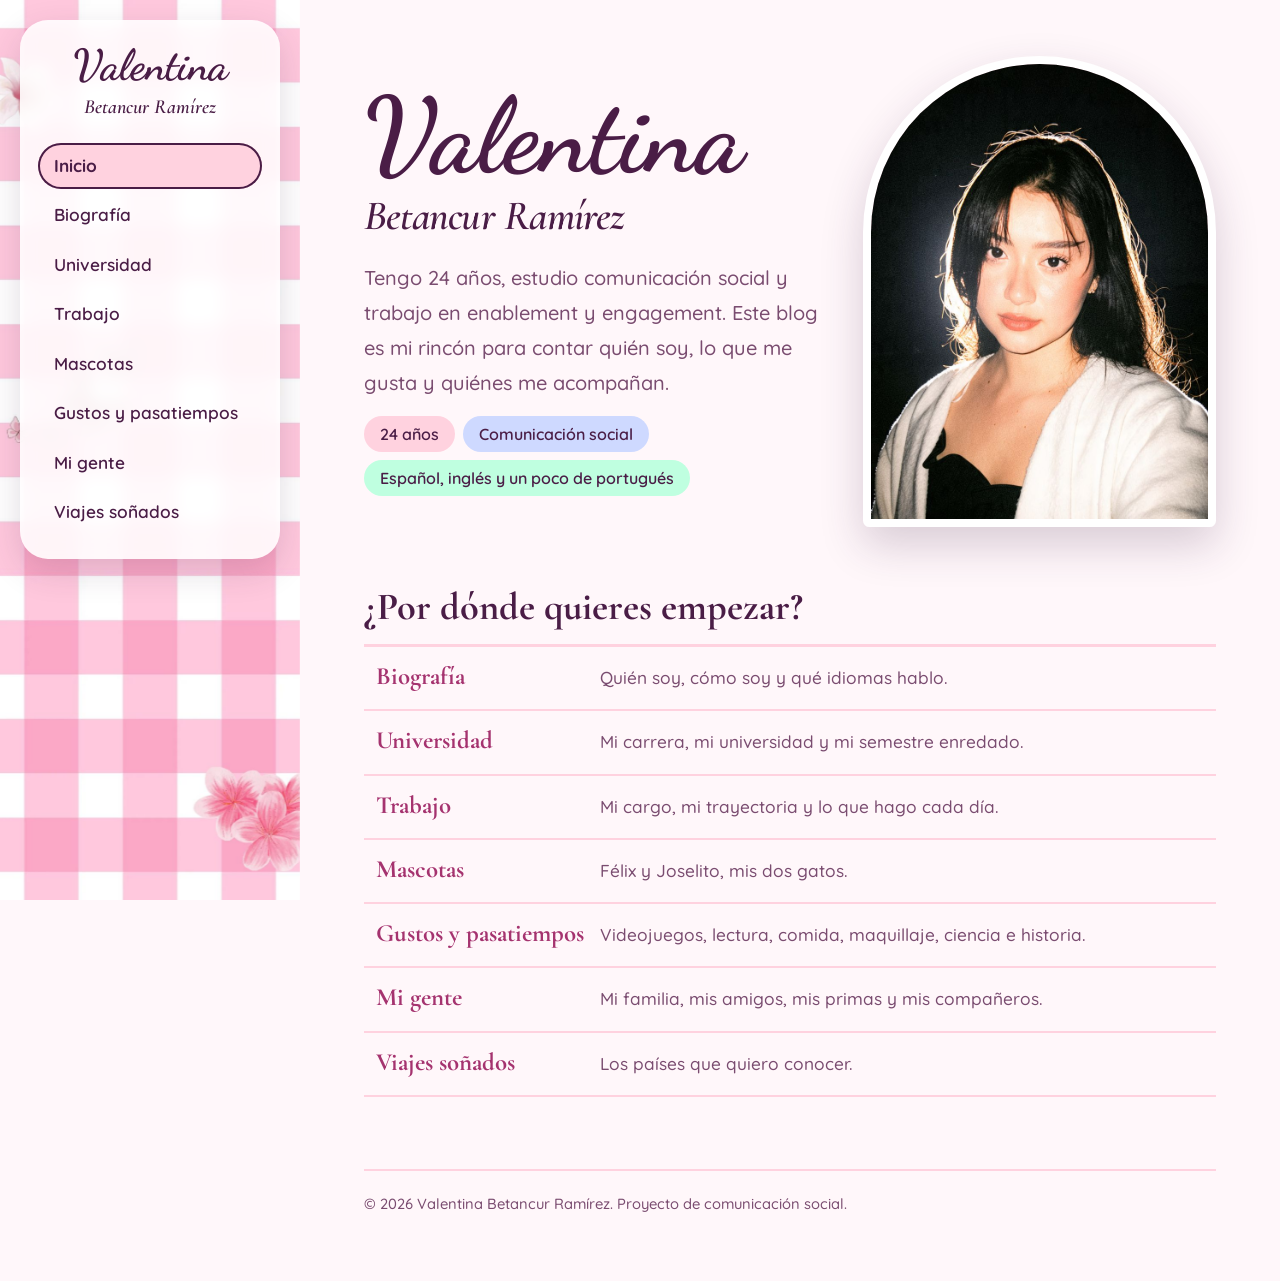
<file: index.html>
<!DOCTYPE html>
<html lang="es">
<head>
  <meta charset="UTF-8">
  <meta name="viewport" content="width=device-width, initial-scale=1">
  <meta name="description" content="Blog personal de Valentina Betancur Ramírez: quién soy, lo que hago, lo que me gusta y quiénes me acompañan.">
  <title>Inicio · Valentina Betancur Ramírez</title>
  <link rel="preconnect" href="https://fonts.googleapis.com">
  <link rel="preconnect" href="https://fonts.gstatic.com" crossorigin>
  <link href="https://fonts.googleapis.com/css2?family=Cormorant+Garamond:ital,wght@0,500;0,600;0,700;1,500;1,600&family=Dancing+Script:wght@600;700&family=Quicksand:wght@500;600;700&display=swap" rel="stylesheet">
  <link rel="stylesheet" href="estilos.css">
</head>
<body class="tema-rosa">
<div class="estructura">

  <header class="lateral">
    <div class="tarjeta-menu">
      <a class="marca" href="index.html">
        <span class="marca-nombre">Valentina</span>
        <span class="marca-apellidos">Betancur Ramírez</span>
      </a>
      <nav class="menu" aria-label="Menú principal">
        <ul>
          <li><a href="index.html" aria-current="page">Inicio</a></li>
          <li><a href="biografia.html">Biografía</a></li>
          <li><a href="universidad.html">Universidad</a></li>
          <li><a href="trabajo.html">Trabajo</a></li>
          <li><a href="mascotas.html">Mascotas</a></li>
          <li><a href="gustos.html">Gustos y pasatiempos</a></li>
          <li><a href="mi-gente.html">Mi gente</a></li>
          <li><a href="viajes.html">Viajes soñados</a></li>
        </ul>
      </nav>
    </div>
  </header>

  <main>

    <section class="portada">
      <div>
        <h1><span class="hero-nombre">Valentina</span><span class="hero-apellidos">Betancur Ramírez</span></h1>
        <p class="bajada">Tengo 24 años, estudio comunicación social y trabajo en enablement y engagement. Este blog es mi rincón para contar quién soy, lo que me gusta y quiénes me acompañan.</p>
        <ul class="chips">
          <li>24 años</li>
          <li>Comunicación social</li>
          <li>Español, inglés y un poco de portugués</li>
        </ul>
      </div>
      <figure class="arco"><img src="img/valentina-portada.jpg" alt="Retrato de Valentina con luz de contraluz y un cárdigan claro" width="787" height="1400" loading="eager" decoding="async"></figure>
    </section>

    <section class="seccion">
      <h2>¿Por dónde quieres empezar?</h2>
      <ul class="explorar">
        <li><a href="biografia.html"><strong>Biografía</strong><span>Quién soy, cómo soy y qué idiomas hablo.</span></a></li>
        <li><a href="universidad.html"><strong>Universidad</strong><span>Mi carrera, mi universidad y mi semestre enredado.</span></a></li>
        <li><a href="trabajo.html"><strong>Trabajo</strong><span>Mi cargo, mi trayectoria y lo que hago cada día.</span></a></li>
        <li><a href="mascotas.html"><strong>Mascotas</strong><span>Félix y Joselito, mis dos gatos.</span></a></li>
        <li><a href="gustos.html"><strong>Gustos y pasatiempos</strong><span>Videojuegos, lectura, comida, maquillaje, ciencia e historia.</span></a></li>
        <li><a href="mi-gente.html"><strong>Mi gente</strong><span>Mi familia, mis amigos, mis primas y mis compañeros.</span></a></li>
        <li><a href="viajes.html"><strong>Viajes soñados</strong><span>Los países que quiero conocer.</span></a></li>
      </ul>
    </section>

    <footer class="pie">
      <p>© 2026 Valentina Betancur Ramírez. Proyecto de comunicación social.</p>
    </footer>
  </main>

</div>
<script src="visor.js" defer></script>
</body>
</html>
</file>
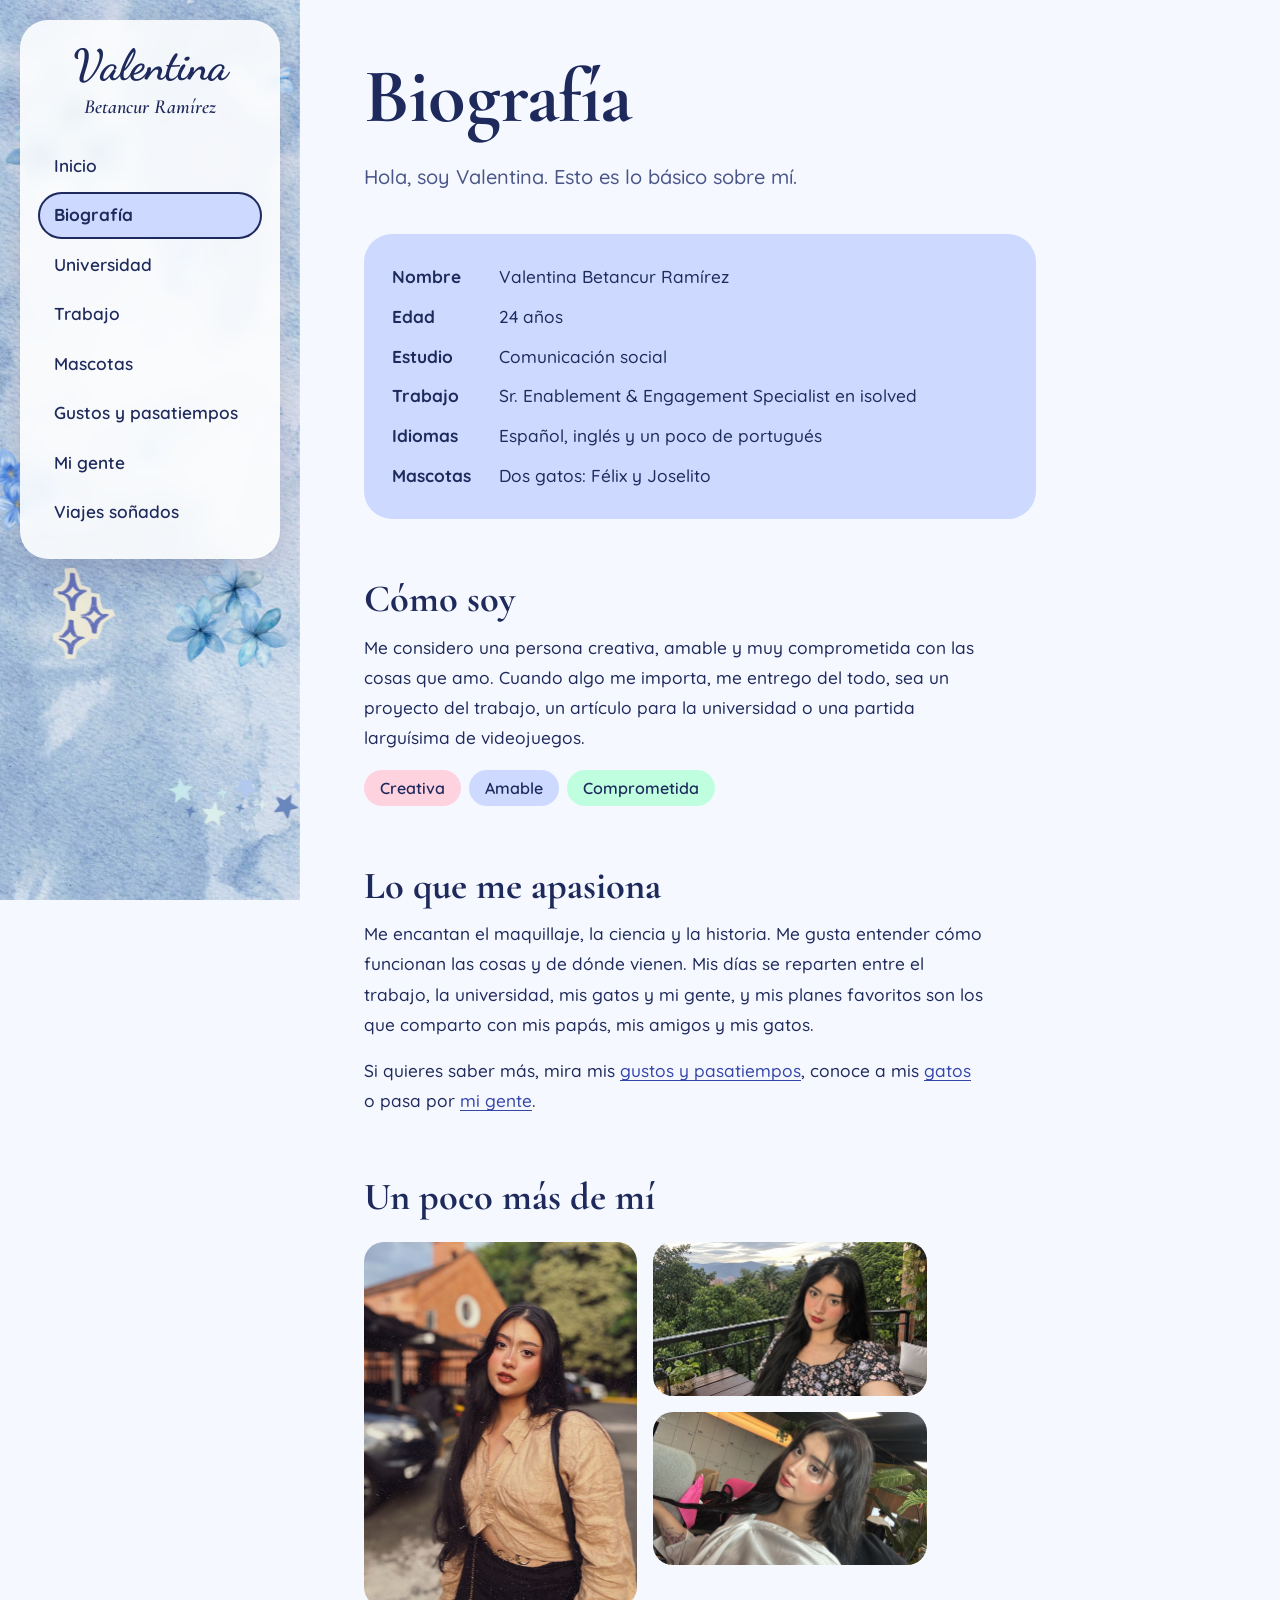
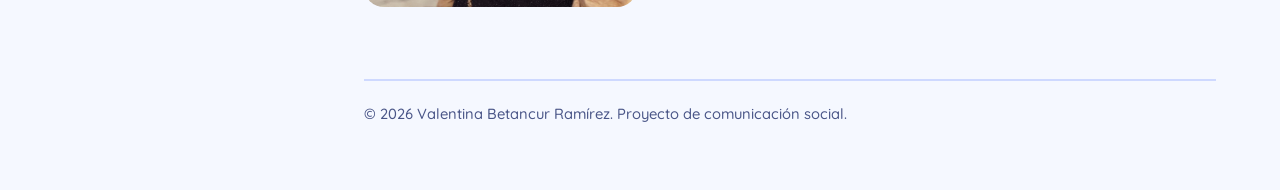
<file: biografia.html>
<!DOCTYPE html>
<html lang="es">
<head>
  <meta charset="UTF-8">
  <meta name="viewport" content="width=device-width, initial-scale=1">
  <meta name="description" content="Biografía de Valentina Betancur Ramírez: datos básicos, personalidad e intereses.">
  <title>Biografía · Valentina Betancur Ramírez</title>
  <link rel="preconnect" href="https://fonts.googleapis.com">
  <link rel="preconnect" href="https://fonts.gstatic.com" crossorigin>
  <link href="https://fonts.googleapis.com/css2?family=Cormorant+Garamond:ital,wght@0,500;0,600;0,700;1,500;1,600&family=Dancing+Script:wght@600;700&family=Quicksand:wght@500;600;700&display=swap" rel="stylesheet">
  <link rel="stylesheet" href="estilos.css">
</head>
<body class="tema-azul">
<div class="estructura">

  <header class="lateral">
    <div class="tarjeta-menu">
      <a class="marca" href="index.html">
        <span class="marca-nombre">Valentina</span>
        <span class="marca-apellidos">Betancur Ramírez</span>
      </a>
      <nav class="menu" aria-label="Menú principal">
        <ul>
          <li><a href="index.html">Inicio</a></li>
          <li><a href="biografia.html" aria-current="page">Biografía</a></li>
          <li><a href="universidad.html">Universidad</a></li>
          <li><a href="trabajo.html">Trabajo</a></li>
          <li><a href="mascotas.html">Mascotas</a></li>
          <li><a href="gustos.html">Gustos y pasatiempos</a></li>
          <li><a href="mi-gente.html">Mi gente</a></li>
          <li><a href="viajes.html">Viajes soñados</a></li>
        </ul>
      </nav>
    </div>
  </header>

  <main>

    <div class="pagina-titulo">
      <h1>Biografía</h1>
      <p class="bajada">Hola, soy Valentina. Esto es lo básico sobre mí.</p>
    </div>

    <dl class="datos">
      <dt>Nombre</dt><dd>Valentina Betancur Ramírez</dd>
      <dt>Edad</dt><dd>24 años</dd>
      <dt>Estudio</dt><dd>Comunicación social</dd>
      <dt>Trabajo</dt><dd>Sr. Enablement &amp; Engagement Specialist en isolved</dd>
      <dt>Idiomas</dt><dd>Español, inglés y un poco de portugués</dd>
      <dt>Mascotas</dt><dd>Dos gatos: Félix y Joselito</dd>
    </dl>

    <section class="seccion">
      <h2>Cómo soy</h2>
      <p class="texto">Me considero una persona creativa, amable y muy comprometida con las cosas que amo. Cuando algo me importa, me entrego del todo, sea un proyecto del trabajo, un artículo para la universidad o una partida larguísima de videojuegos.</p>
        <ul class="chips">
          <li>Creativa</li>
          <li>Amable</li>
          <li>Comprometida</li>
        </ul>
    </section>

    <section class="seccion">
      <h2>Lo que me apasiona</h2>
      <p class="texto">Me encantan el maquillaje, la ciencia y la historia. Me gusta entender cómo funcionan las cosas y de dónde vienen. Mis días se reparten entre el trabajo, la universidad, mis gatos y mi gente, y mis planes favoritos son los que comparto con mis papás, mis amigos y mis gatos.</p>
      <p class="texto">Si quieres saber más, mira mis <a href="gustos.html">gustos y pasatiempos</a>, conoce a mis <a href="mascotas.html">gatos</a> o pasa por <a href="mi-gente.html">mi gente</a>.</p>
    </section>

    <section class="seccion">
      <h2>Un poco más de mí</h2>
      <div class="galeria">
        <figure>
          <button type="button" class="ampliar" aria-label="Ampliar foto"><img src="img/valentina-02.jpg" alt="Valentina de pie en la calle, con una blusa beige y el pelo largo" width="825" height="1100" loading="lazy" decoding="async"></button>
        </figure>
        <figure>
          <button type="button" class="ampliar" aria-label="Ampliar foto"><img src="img/valentina-03.jpg" alt="Valentina en un balcón rodeado de árboles" width="1100" height="618" loading="lazy" decoding="async"></button>
        </figure>
        <figure>
          <button type="button" class="ampliar" aria-label="Ampliar foto"><img src="img/valentina-04.jpg" alt="Valentina sentada en un espacio interior con plantas" width="1100" height="619" loading="lazy" decoding="async"></button>
        </figure>
      </div>
    </section>

    <footer class="pie">
      <p>© 2026 Valentina Betancur Ramírez. Proyecto de comunicación social.</p>
    </footer>
  </main>

</div>
<script src="visor.js" defer></script>
</body>
</html>
</file>
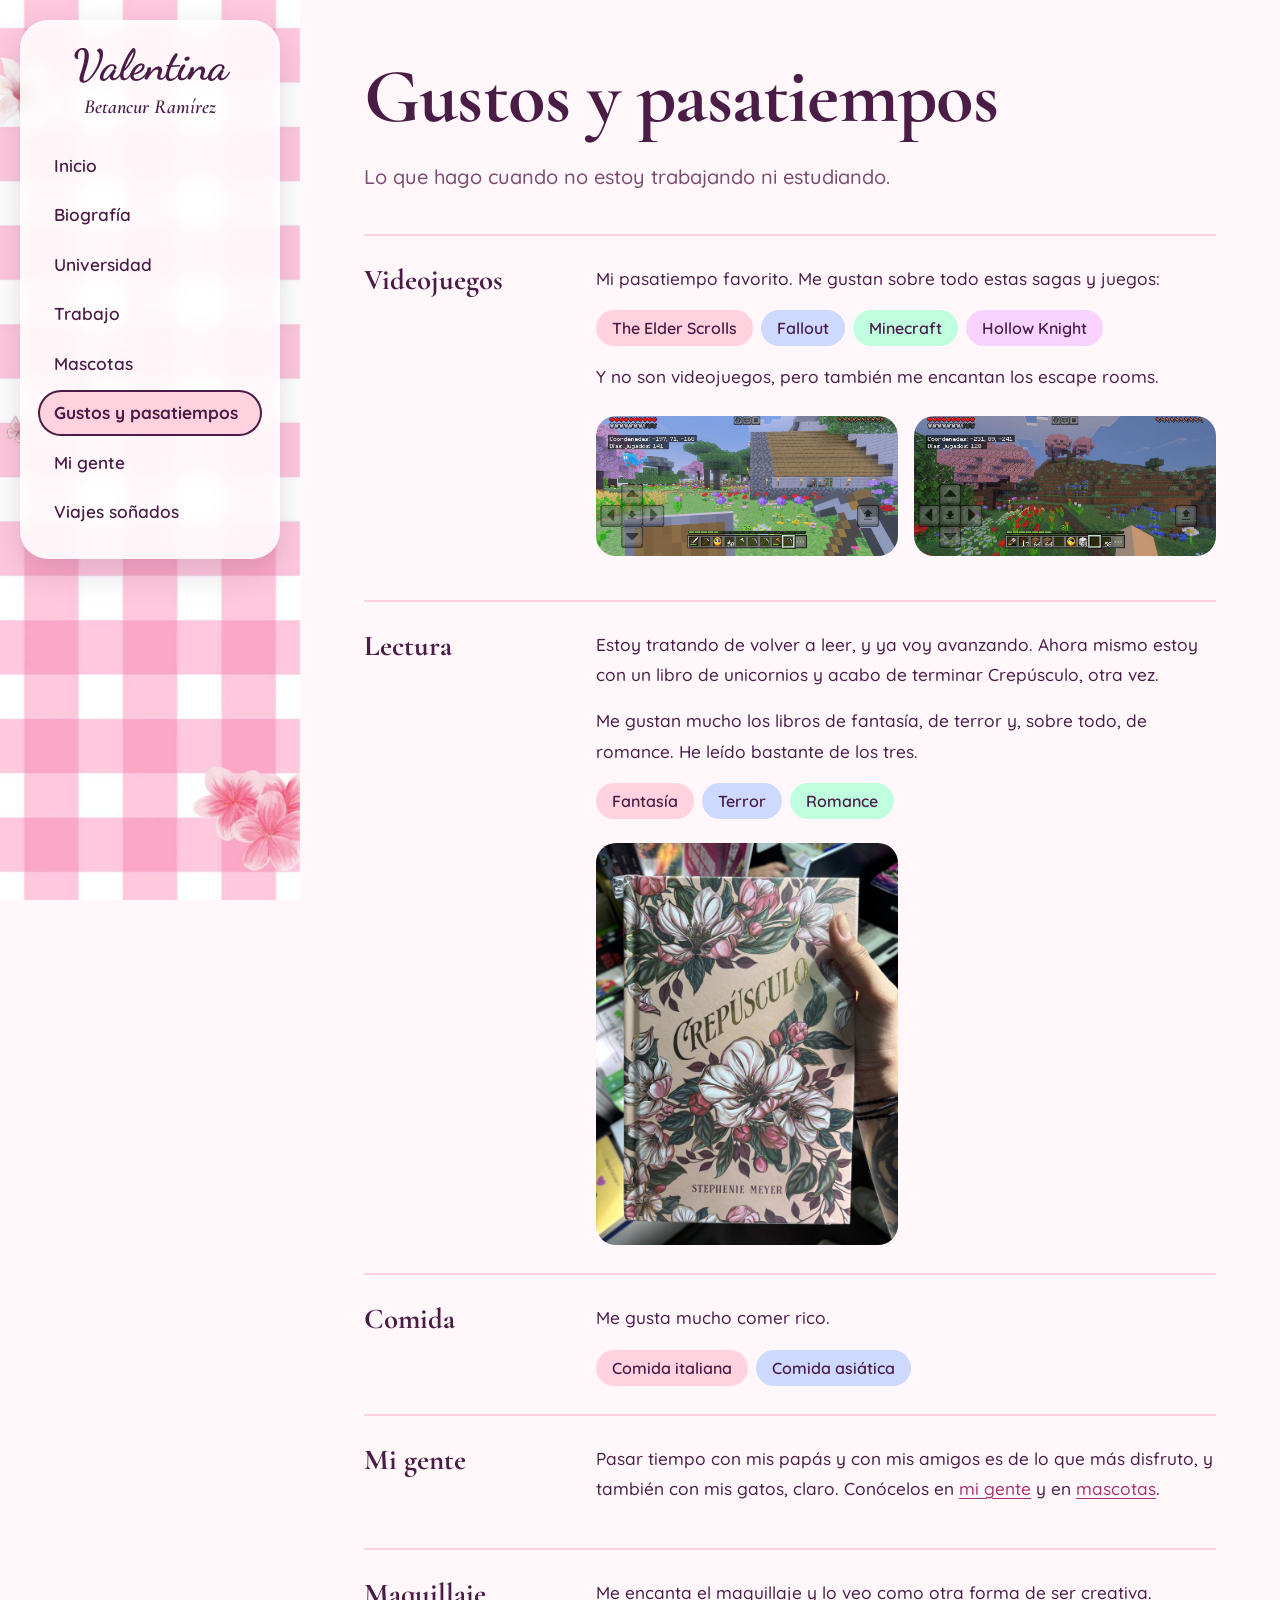
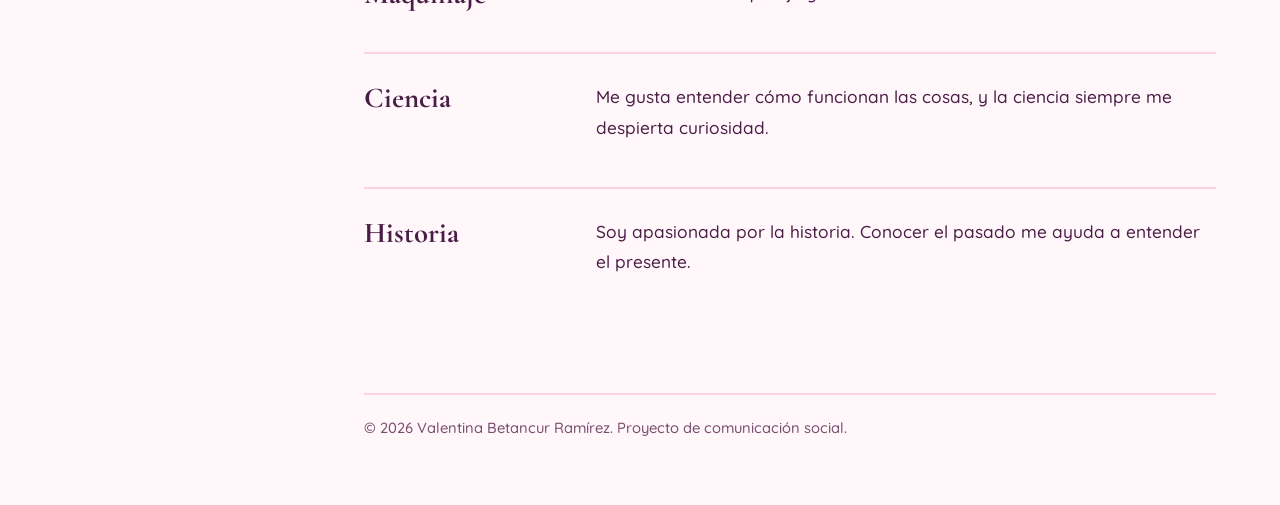
<file: gustos.html>
<!DOCTYPE html>
<html lang="es">
<head>
  <meta charset="UTF-8">
  <meta name="viewport" content="width=device-width, initial-scale=1">
  <meta name="description" content="Videojuegos, lectura, comida, maquillaje, ciencia e historia: lo que me gusta a mí.">
  <title>Gustos y pasatiempos · Valentina Betancur Ramírez</title>
  <link rel="preconnect" href="https://fonts.googleapis.com">
  <link rel="preconnect" href="https://fonts.gstatic.com" crossorigin>
  <link href="https://fonts.googleapis.com/css2?family=Cormorant+Garamond:ital,wght@0,500;0,600;0,700;1,500;1,600&family=Dancing+Script:wght@600;700&family=Quicksand:wght@500;600;700&display=swap" rel="stylesheet">
  <link rel="stylesheet" href="estilos.css">
</head>
<body class="tema-rosa">
<div class="estructura">

  <header class="lateral">
    <div class="tarjeta-menu">
      <a class="marca" href="index.html">
        <span class="marca-nombre">Valentina</span>
        <span class="marca-apellidos">Betancur Ramírez</span>
      </a>
      <nav class="menu" aria-label="Menú principal">
        <ul>
          <li><a href="index.html">Inicio</a></li>
          <li><a href="biografia.html">Biografía</a></li>
          <li><a href="universidad.html">Universidad</a></li>
          <li><a href="trabajo.html">Trabajo</a></li>
          <li><a href="mascotas.html">Mascotas</a></li>
          <li><a href="gustos.html" aria-current="page">Gustos y pasatiempos</a></li>
          <li><a href="mi-gente.html">Mi gente</a></li>
          <li><a href="viajes.html">Viajes soñados</a></li>
        </ul>
      </nav>
    </div>
  </header>

  <main>

    <div class="pagina-titulo">
      <h1>Gustos y pasatiempos</h1>
      <p class="bajada">Lo que hago cuando no estoy trabajando ni estudiando.</p>
    </div>

    <div class="bloque">
      <h2>Videojuegos</h2>
      <div>
        <p>Mi pasatiempo favorito. Me gustan sobre todo estas sagas y juegos:</p>
        <ul class="chips">
          <li>The Elder Scrolls</li>
          <li>Fallout</li>
          <li>Minecraft</li>
          <li>Hollow Knight</li>
        </ul>
        <p style="margin-top: 1rem">Y no son videojuegos, pero también me encantan los escape rooms.</p>
      <div class="galeria galeria--amplia">
        <figure>
          <button type="button" class="ampliar" aria-label="Ampliar foto"><img src="img/minecraft-01.jpg" alt="Captura de pantalla de una partida de Minecraft con flores y un paisaje de colores" width="1200" height="554" loading="lazy" decoding="async"></button>
        </figure>
        <figure>
          <button type="button" class="ampliar" aria-label="Ampliar foto"><img src="img/minecraft-02.jpg" alt="Captura de pantalla de Minecraft con un bosque de cerezos" width="1200" height="554" loading="lazy" decoding="async"></button>
        </figure>
      </div>
      </div>
    </div>

    <div class="bloque">
      <h2>Lectura</h2>
      <div>
        <p>Estoy tratando de volver a leer, y ya voy avanzando. Ahora mismo estoy con un libro de unicornios y acabo de terminar Crepúsculo, otra vez.</p>
        <p>Me gustan mucho los libros de fantasía, de terror y, sobre todo, de romance. He leído bastante de los tres.</p>
        <ul class="chips">
          <li>Fantasía</li>
          <li>Terror</li>
          <li>Romance</li>
        </ul>
      <div class="galeria galeria--amplia">
        <figure>
          <button type="button" class="ampliar" aria-label="Ampliar foto"><img src="img/libro-crepusculo.jpg" alt="Mi ejemplar de Crepúsculo, con una portada de flores" width="750" height="1000" loading="lazy" decoding="async"></button>
        </figure>
      </div>
      </div>
    </div>

    <div class="bloque">
      <h2>Comida</h2>
      <div>
        <p>Me gusta mucho comer rico.</p>
        <ul class="chips">
          <li>Comida italiana</li>
          <li>Comida asiática</li>
        </ul>
      </div>
    </div>

    <div class="bloque">
      <h2>Mi gente</h2>
      <p>Pasar tiempo con mis papás y con mis amigos es de lo que más disfruto, y también con mis gatos, claro. Conócelos en <a href="mi-gente.html">mi gente</a> y en <a href="mascotas.html">mascotas</a>.</p>
    </div>

    <div class="bloque">
      <h2>Maquillaje</h2>
      <p>Me encanta el maquillaje y lo veo como otra forma de ser creativa.</p>
    </div>

    <div class="bloque">
      <h2>Ciencia</h2>
      <p>Me gusta entender cómo funcionan las cosas, y la ciencia siempre me despierta curiosidad.</p>
    </div>

    <div class="bloque">
      <h2>Historia</h2>
      <p>Soy apasionada por la historia. Conocer el pasado me ayuda a entender el presente.</p>
    </div>

    <footer class="pie">
      <p>© 2026 Valentina Betancur Ramírez. Proyecto de comunicación social.</p>
    </footer>
  </main>

</div>
<script src="visor.js" defer></script>
</body>
</html>
</file>
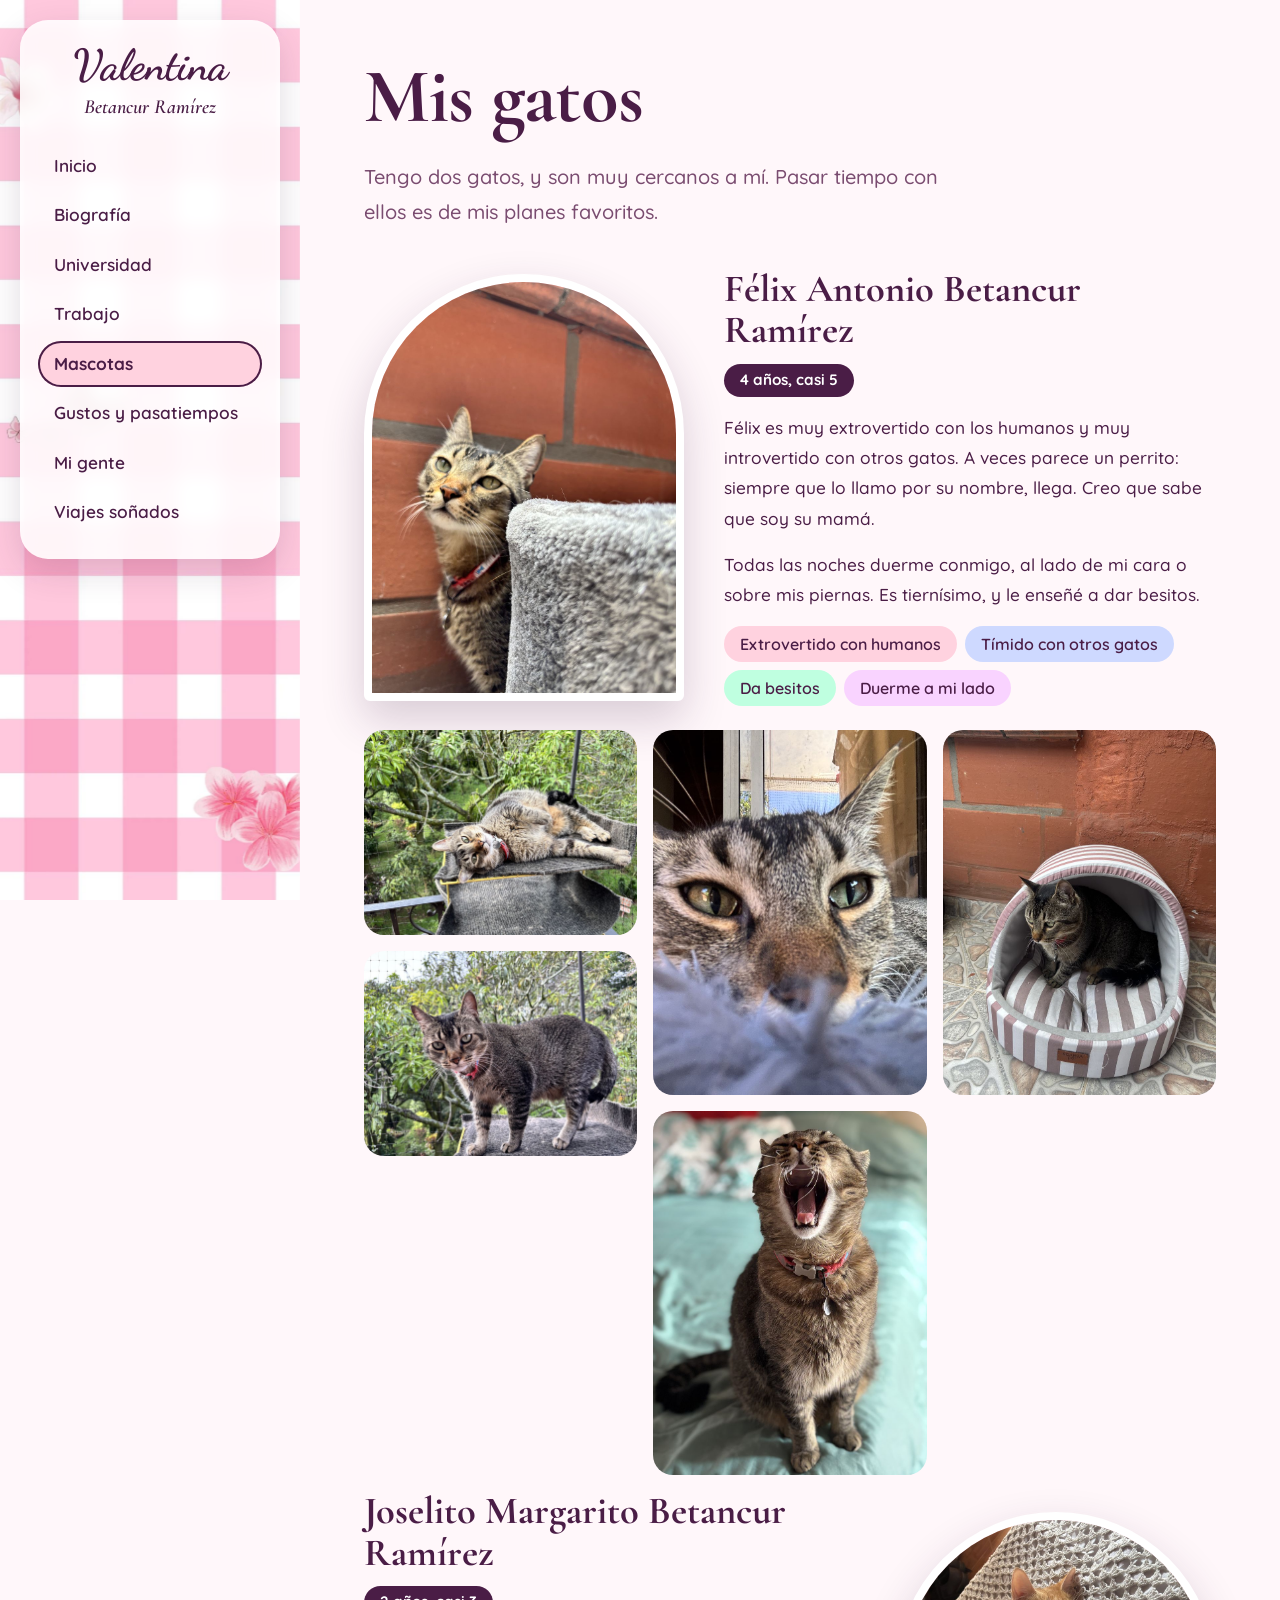
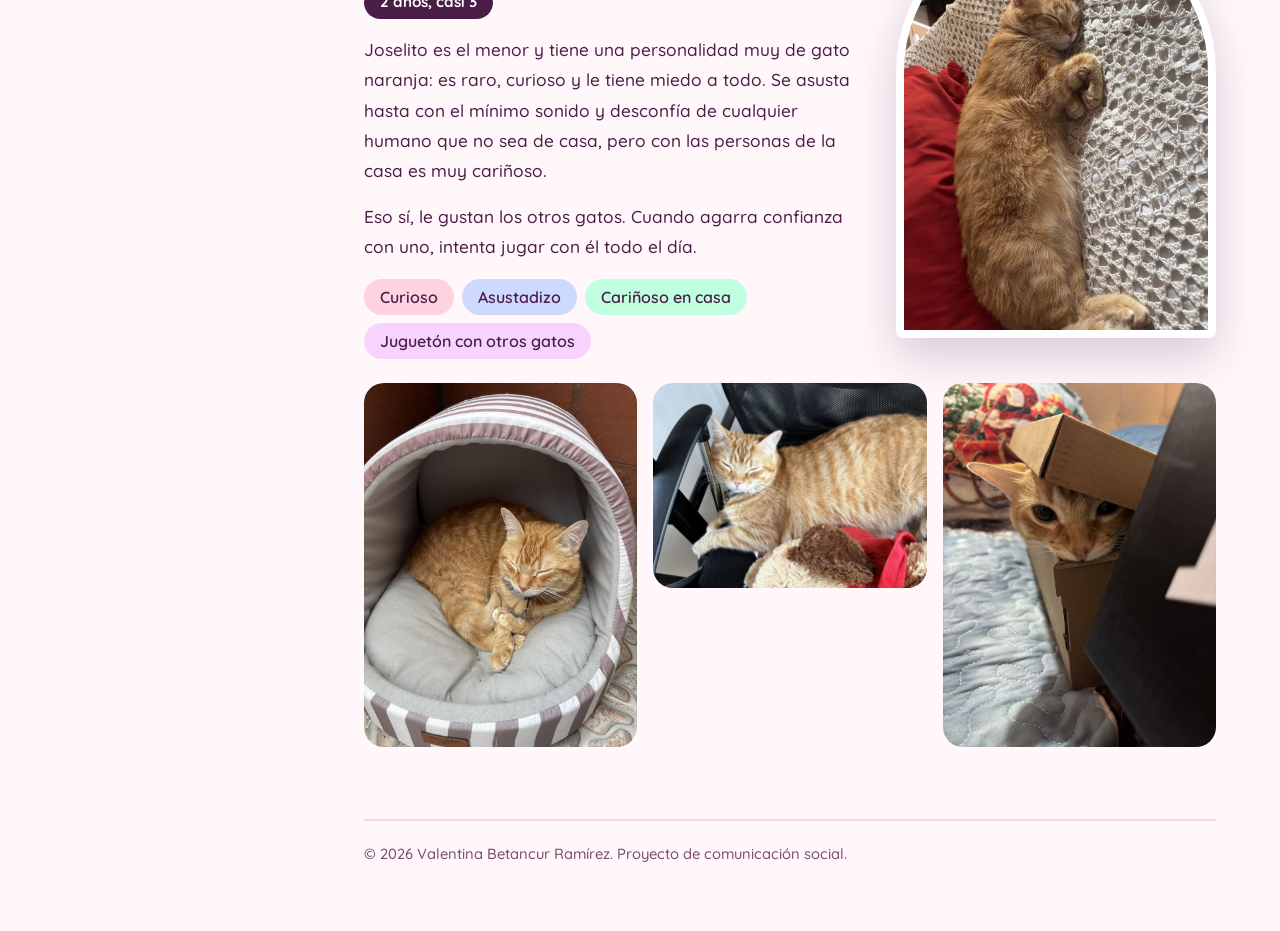
<file: mascotas.html>
<!DOCTYPE html>
<html lang="es">
<head>
  <meta charset="UTF-8">
  <meta name="viewport" content="width=device-width, initial-scale=1">
  <meta name="description" content="Félix y Joselito, los dos gatos de Valentina.">
  <title>Mascotas · Valentina Betancur Ramírez</title>
  <link rel="preconnect" href="https://fonts.googleapis.com">
  <link rel="preconnect" href="https://fonts.gstatic.com" crossorigin>
  <link href="https://fonts.googleapis.com/css2?family=Cormorant+Garamond:ital,wght@0,500;0,600;0,700;1,500;1,600&family=Dancing+Script:wght@600;700&family=Quicksand:wght@500;600;700&display=swap" rel="stylesheet">
  <link rel="stylesheet" href="estilos.css">
</head>
<body class="tema-rosa">
<div class="estructura">

  <header class="lateral">
    <div class="tarjeta-menu">
      <a class="marca" href="index.html">
        <span class="marca-nombre">Valentina</span>
        <span class="marca-apellidos">Betancur Ramírez</span>
      </a>
      <nav class="menu" aria-label="Menú principal">
        <ul>
          <li><a href="index.html">Inicio</a></li>
          <li><a href="biografia.html">Biografía</a></li>
          <li><a href="universidad.html">Universidad</a></li>
          <li><a href="trabajo.html">Trabajo</a></li>
          <li><a href="mascotas.html" aria-current="page">Mascotas</a></li>
          <li><a href="gustos.html">Gustos y pasatiempos</a></li>
          <li><a href="mi-gente.html">Mi gente</a></li>
          <li><a href="viajes.html">Viajes soñados</a></li>
        </ul>
      </nav>
    </div>
  </header>

  <main>

    <div class="pagina-titulo">
      <h1>Mis gatos</h1>
      <p class="bajada">Tengo dos gatos, y son muy cercanos a mí. Pasar tiempo con ellos es de mis planes favoritos.</p>
    </div>

    <section class="perfil" id="felix">
      <figure class="arco"><img src="img/felix-portada.jpg" alt="Félix, un gato atigrado, mirando hacia arriba desde su rascador" width="975" height="1300" loading="lazy" decoding="async"></figure>
      <div>
        <h2>Félix Antonio Betancur Ramírez</h2>
        <span class="edad">4 años, casi 5</span>
        <p>Félix es muy extrovertido con los humanos y muy introvertido con otros gatos. A veces parece un perrito: siempre que lo llamo por su nombre, llega. Creo que sabe que soy su mamá.</p>
        <p>Todas las noches duerme conmigo, al lado de mi cara o sobre mis piernas. Es tiernísimo, y le enseñé a dar besitos.</p>
        <ul class="chips">
          <li>Extrovertido con humanos</li>
          <li>Tímido con otros gatos</li>
          <li>Da besitos</li>
          <li>Duerme a mi lado</li>
        </ul>
      </div>
    </section>

      <div class="galeria">
        <figure>
          <button type="button" class="ampliar" aria-label="Ampliar foto"><img src="img/felix-02.jpg" alt="Félix acostado boca abajo sobre su rascador, en el jardín" width="1100" height="825" loading="lazy" decoding="async"></button>
        </figure>
        <figure>
          <button type="button" class="ampliar" aria-label="Ampliar foto"><img src="img/felix-03.jpg" alt="Félix de pie mirando fijamente a la cámara" width="1100" height="825" loading="lazy" decoding="async"></button>
        </figure>
        <figure>
          <button type="button" class="ampliar" aria-label="Ampliar foto"><img src="img/felix-04.jpg" alt="Primer plano de la cara de Félix" width="825" height="1100" loading="lazy" decoding="async"></button>
        </figure>
        <figure>
          <button type="button" class="ampliar" aria-label="Ampliar foto"><img src="img/felix-05.jpg" alt="Félix bostezando sobre una cama" width="825" height="1100" loading="lazy" decoding="async"></button>
        </figure>
        <figure>
          <button type="button" class="ampliar" aria-label="Ampliar foto"><img src="img/felix-06.jpg" alt="Félix dentro de su camita a rayas" width="825" height="1100" loading="lazy" decoding="async"></button>
        </figure>
      </div>

    <section class="perfil perfil--inverso seccion" id="joselito">
      <figure class="arco"><img src="img/joselito-portada.jpg" alt="Joselito, un gato naranja, durmiendo sobre una manta" width="975" height="1300" loading="lazy" decoding="async"></figure>
      <div>
        <h2>Joselito Margarito Betancur Ramírez</h2>
        <span class="edad">2 años, casi 3</span>
        <p>Joselito es el menor y tiene una personalidad muy de gato naranja: es raro, curioso y le tiene miedo a todo. Se asusta hasta con el mínimo sonido y desconfía de cualquier humano que no sea de casa, pero con las personas de la casa es muy cariñoso.</p>
        <p>Eso sí, le gustan los otros gatos. Cuando agarra confianza con uno, intenta jugar con él todo el día.</p>
        <ul class="chips">
          <li>Curioso</li>
          <li>Asustadizo</li>
          <li>Cariñoso en casa</li>
          <li>Juguetón con otros gatos</li>
        </ul>
      </div>
    </section>

      <div class="galeria">
        <figure>
          <button type="button" class="ampliar" aria-label="Ampliar foto"><img src="img/joselito-02.jpg" alt="Joselito acurrucado en su camita gris y blanca" width="825" height="1100" loading="lazy" decoding="async"></button>
        </figure>
        <figure>
          <button type="button" class="ampliar" aria-label="Ampliar foto"><img src="img/joselito-03.jpg" alt="Joselito durmiendo sobre una silla" width="1100" height="825" loading="lazy" decoding="async"></button>
        </figure>
        <figure>
          <button type="button" class="ampliar" aria-label="Ampliar foto"><img src="img/joselito-04.jpg" alt="Joselito asomado dentro de una caja de cartón" width="825" height="1100" loading="lazy" decoding="async"></button>
        </figure>
      </div>

    <footer class="pie">
      <p>© 2026 Valentina Betancur Ramírez. Proyecto de comunicación social.</p>
    </footer>
  </main>

</div>
<script src="visor.js" defer></script>
</body>
</html>
</file>
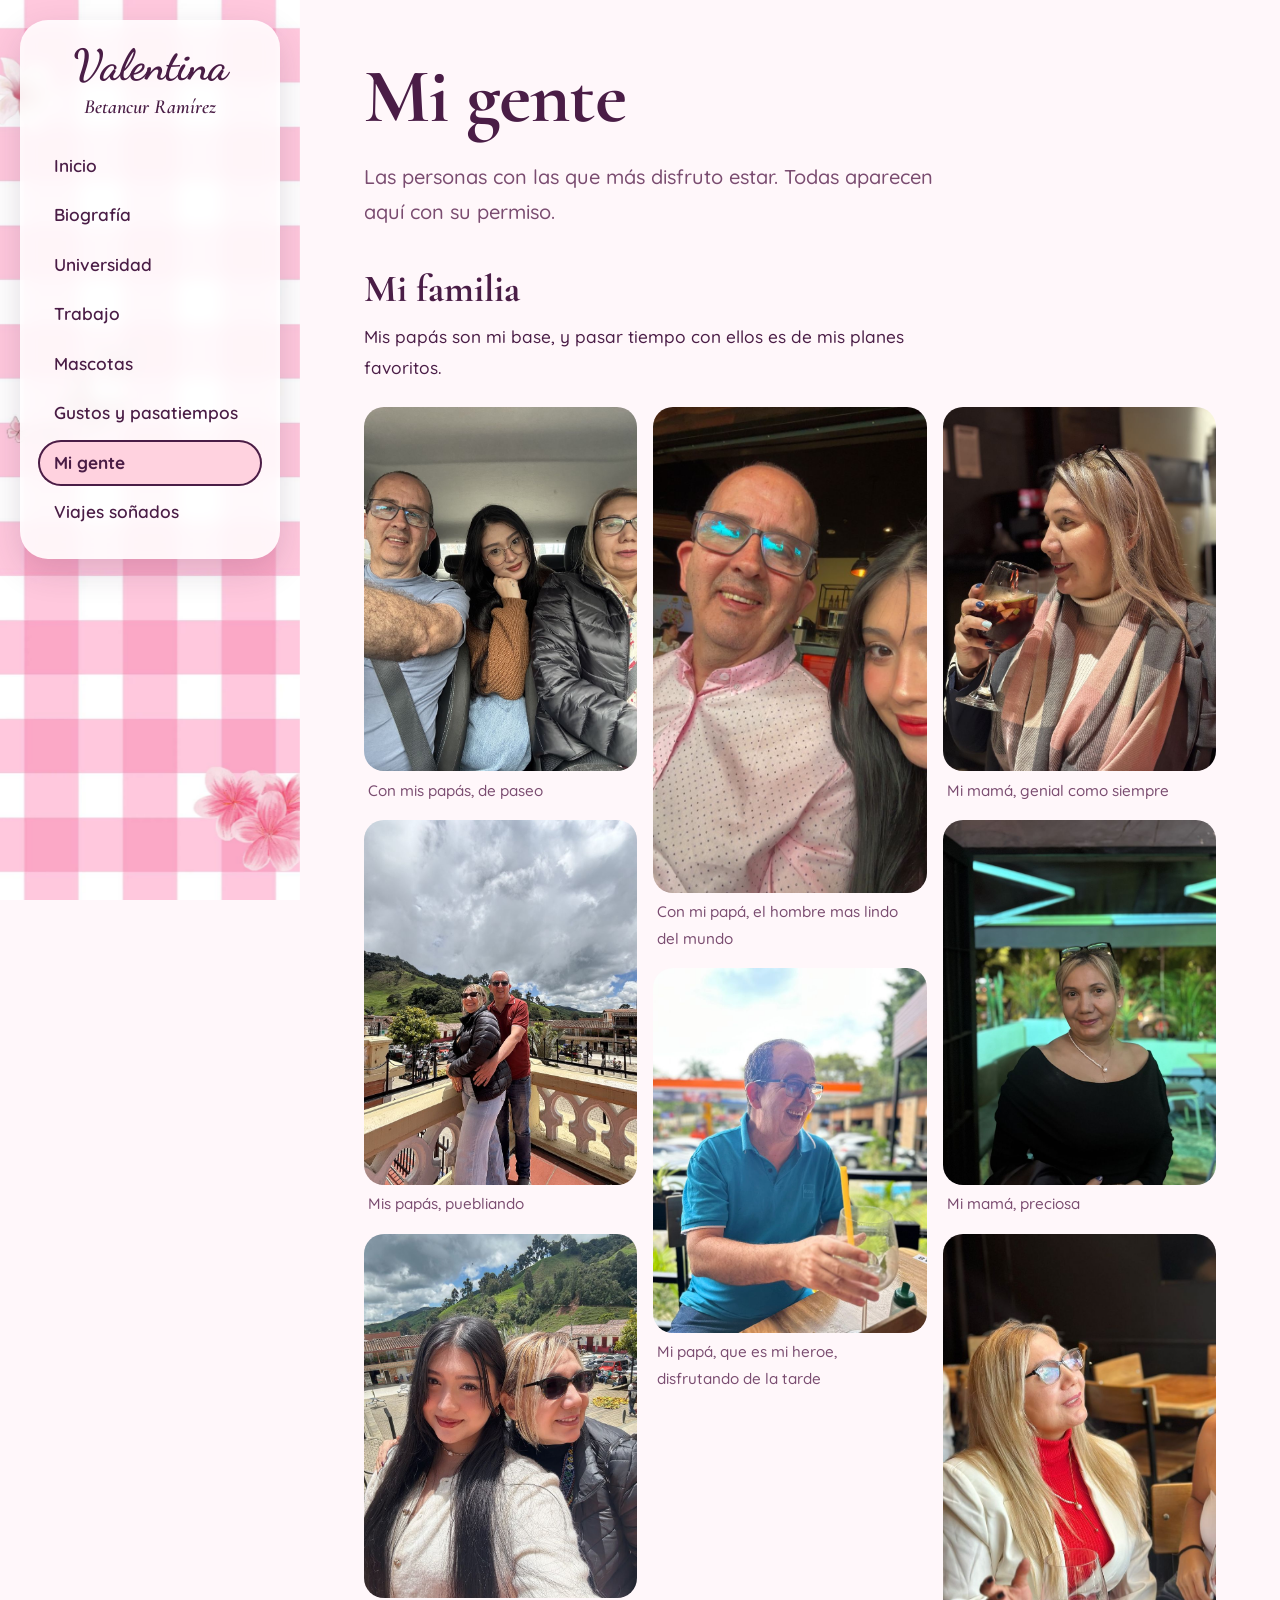
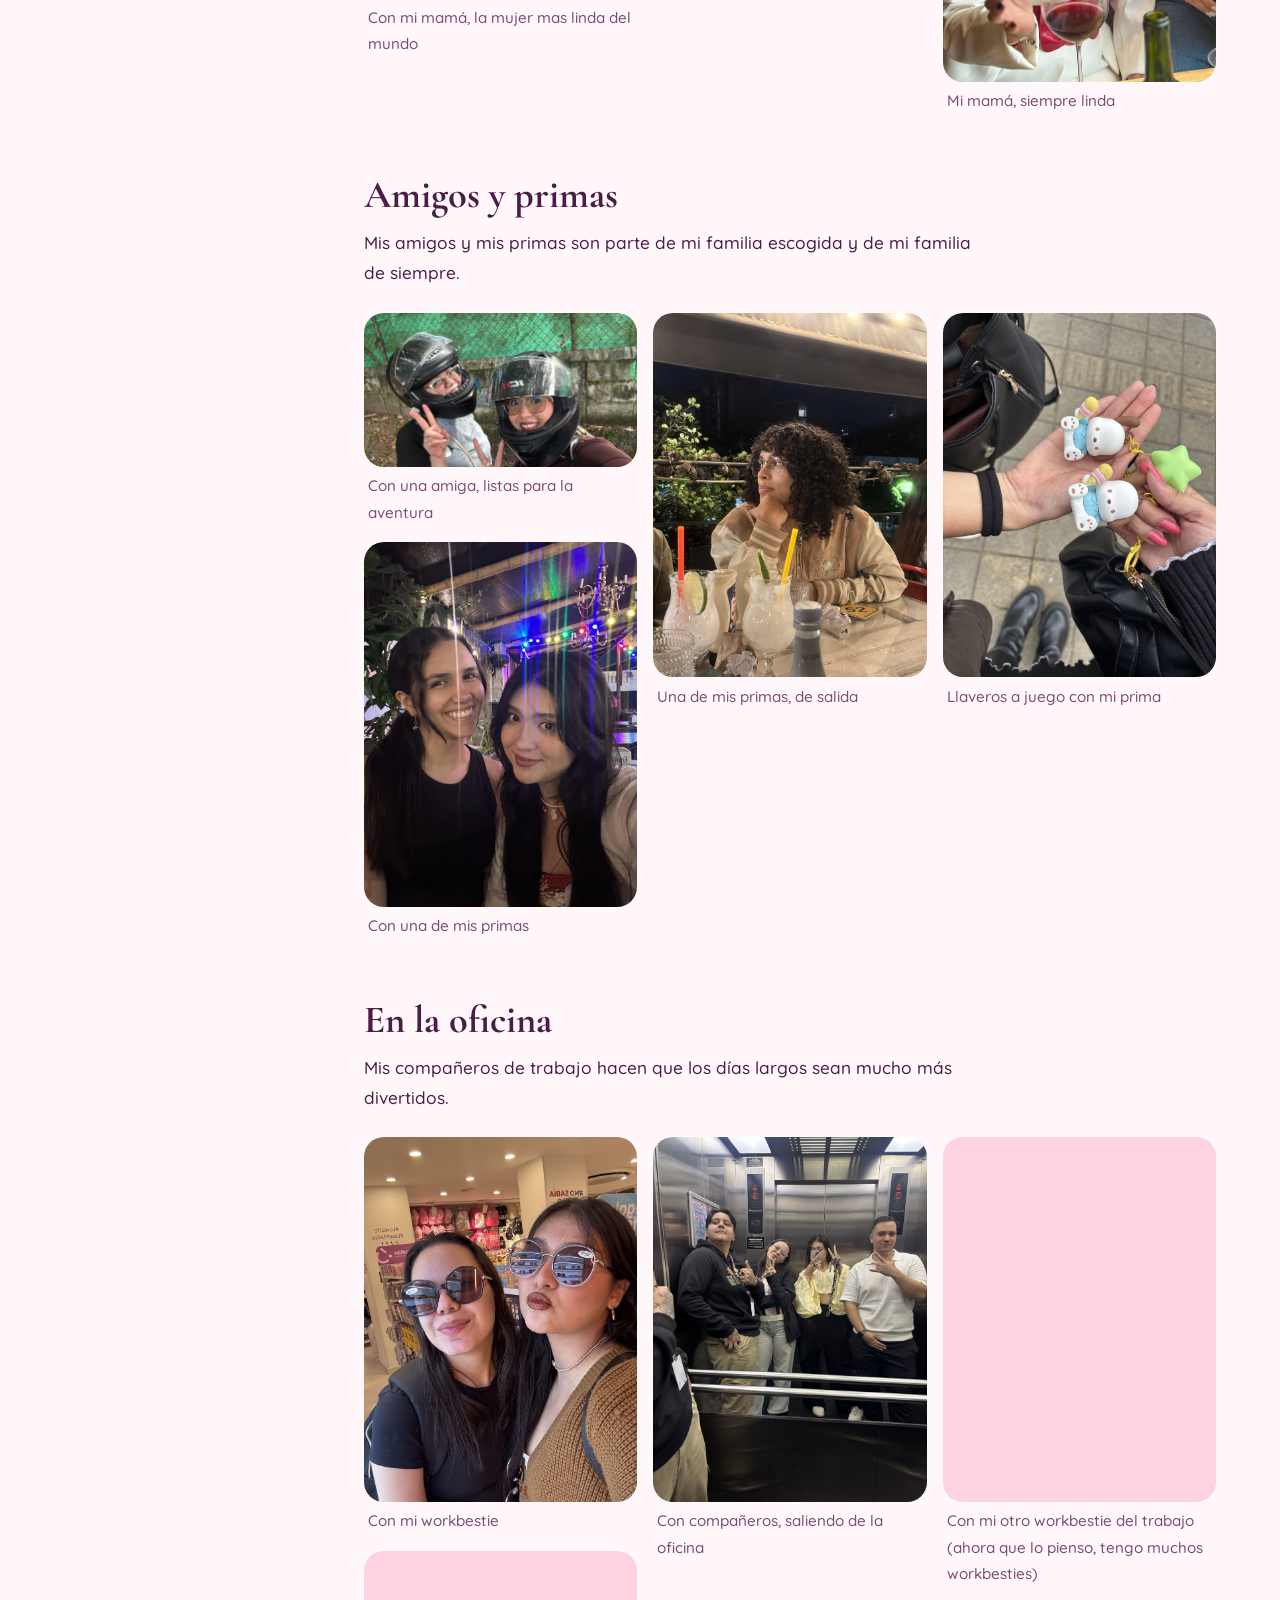
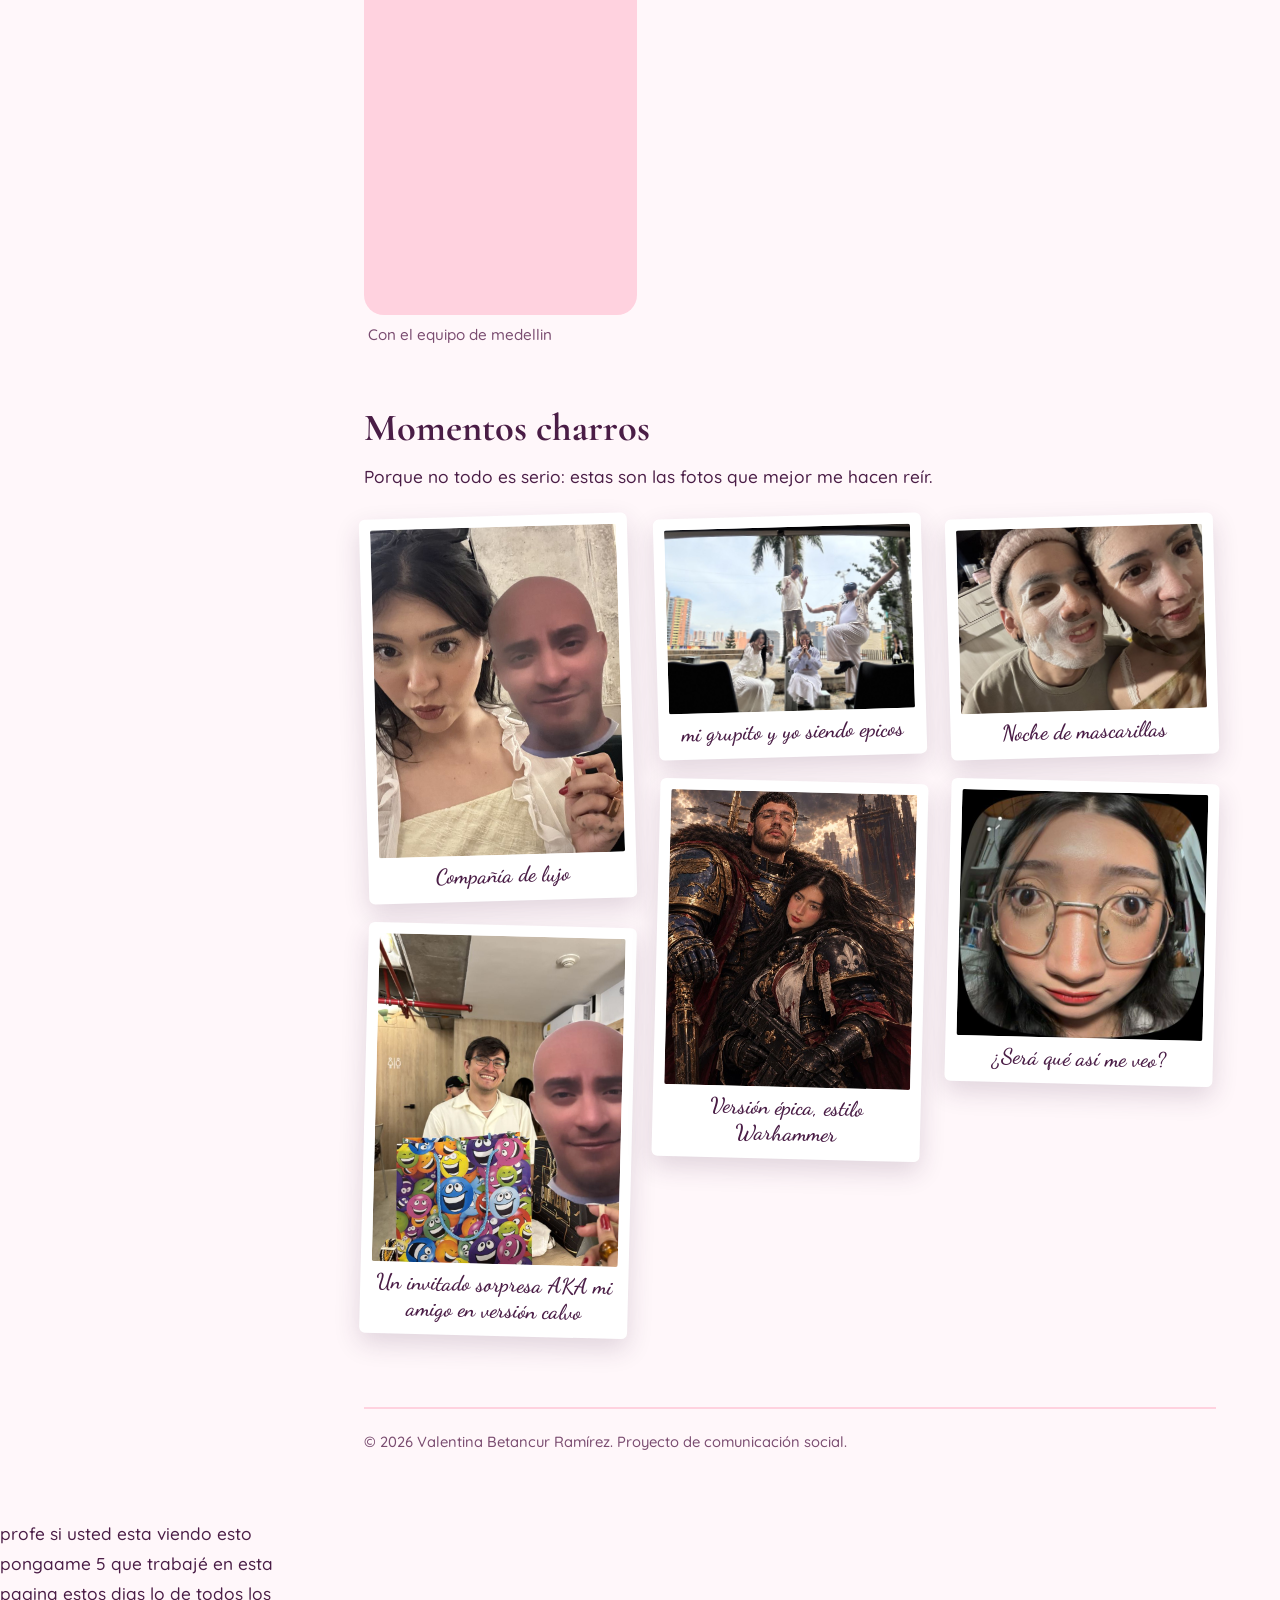
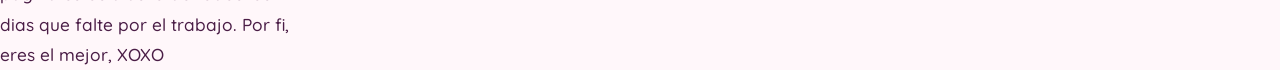
<file: mi-gente.html>
<!DOCTYPE html>
<html lang="es">
<head>
  <meta charset="UTF-8">
  <meta name="viewport" content="width=device-width, initial-scale=1">
  <meta name="description" content="Mi familia, mis amigos, mis primas y mis compañeros de trabajo.">
  <title>Mi gente · Valentina Betancur Ramírez</title>
  <link rel="preconnect" href="https://fonts.googleapis.com">
  <link rel="preconnect" href="https://fonts.gstatic.com" crossorigin>
  <link href="https://fonts.googleapis.com/css2?family=Cormorant+Garamond:ital,wght@0,500;0,600;0,700;1,500;1,600&family=Dancing+Script:wght@600;700&family=Quicksand:wght@500;600;700&display=swap" rel="stylesheet">
  <link rel="stylesheet" href="estilos.css">
</head>
<body class="tema-rosa">
<div class="estructura">

  <header class="lateral">
    <div class="tarjeta-menu">
      <a class="marca" href="index.html">
        <span class="marca-nombre">Valentina</span>
        <span class="marca-apellidos">Betancur Ramírez</span>
      </a>
      <nav class="menu" aria-label="Menú principal">
        <ul>
          <li><a href="index.html">Inicio</a></li>
          <li><a href="biografia.html">Biografía</a></li>
          <li><a href="universidad.html">Universidad</a></li>
          <li><a href="trabajo.html">Trabajo</a></li>
          <li><a href="mascotas.html">Mascotas</a></li>
          <li><a href="gustos.html">Gustos y pasatiempos</a></li>
          <li><a href="mi-gente.html" aria-current="page">Mi gente</a></li>
          <li><a href="viajes.html">Viajes soñados</a></li>
        </ul>
      </nav>
    </div>
  </header>

  <main>

    <div class="pagina-titulo">
      <h1>Mi gente</h1>
      <p class="bajada">Las personas con las que más disfruto estar. Todas aparecen aquí con su permiso.</p>
    </div>

    <section>
      <h2>Mi familia</h2>
      <p class="texto">Mis papás son mi base, y pasar tiempo con ellos es de mis planes favoritos.</p>
      <div class="galeria">
        <figure>
          <button type="button" class="ampliar" aria-label="Ampliar foto"><img src="img/familia-01.jpg" alt="Valentina con sus papás dentro de un carro" width="825" height="1100" loading="lazy" decoding="async"></button>
          <figcaption>Con mis papás, de paseo</figcaption>
        </figure>
        <figure>
          <button type="button" class="ampliar" aria-label="Ampliar foto"><img src="img/familia-02.jpg" alt="Los papás de Valentina abrazados frente a un paisaje de montañas" width="825" height="1100" loading="lazy" decoding="async"></button>
          <figcaption>Mis papás, puebliando</figcaption>
        </figure>
        <figure>
          <button type="button" class="ampliar" aria-label="Ampliar foto"><img src="img/familia-03.jpg" alt="Valentina con su mamá, con montañas al fondo" width="825" height="1100" loading="lazy" decoding="async"></button>
          <figcaption>Con mi mamá, la mujer mas linda del mundo</figcaption>
        </figure>
        <figure>
          <button type="button" class="ampliar" aria-label="Ampliar foto"><img src="img/familia-04.jpg" alt="Valentina con su papá en un restaurante" width="619" height="1100" loading="lazy" decoding="async"></button>
          <figcaption>Con mi papá, el hombre mas lindo del mundo</figcaption>
        </figure>
        <figure>
          <button type="button" class="ampliar" aria-label="Ampliar foto"><img src="img/familia-05.jpg" alt="El papá de Valentina sonriendo en una terraza" width="825" height="1100" loading="lazy" decoding="async"></button>
          <figcaption>Mi papá, que es mi heroe, disfrutando de la tarde</figcaption>
        </figure>
        <figure>
          <button type="button" class="ampliar" aria-label="Ampliar foto"><img src="img/familia-06.jpg" alt="La mamá de Valentina con una bufanda y una copa" width="825" height="1100" loading="lazy" decoding="async"></button>
          <figcaption>Mi mamá, genial como siempre</figcaption>
        </figure>
        <figure>
          <button type="button" class="ampliar" aria-label="Ampliar foto"><img src="img/familia-07.jpg" alt="La mamá de Valentina sonriendo en un restaurante" width="825" height="1100" loading="lazy" decoding="async"></button>
          <figcaption>Mi mamá, preciosa</figcaption>
        </figure>
        <figure>
          <button type="button" class="ampliar" aria-label="Ampliar foto"><img src="img/familia-08.jpg" alt="La mamá de Valentina con blusa roja y una copa de vino" width="671" height="1100" loading="lazy" decoding="async"></button>
          <figcaption>Mi mamá, siempre linda</figcaption>
        </figure>
      </div>
    </section>

    <section class="seccion">
      <h2>Amigos y primas</h2>
      <p class="texto">Mis amigos y mis primas son parte de mi familia escogida y de mi familia de siempre.</p>
      <div class="galeria">
        <figure>
          <button type="button" class="ampliar" aria-label="Ampliar foto"><img src="img/amigos-01.jpg" alt="Valentina y una amiga con cascos de moto, haciendo el signo de paz" width="1100" height="619" loading="lazy" decoding="async"></button>
          <figcaption>Con una amiga, listas para la aventura</figcaption>
        </figure>
        <figure>
          <button type="button" class="ampliar" aria-label="Ampliar foto"><img src="img/amigos-02.jpg" alt="Valentina con una de sus primas en un lugar con luces" width="825" height="1100" loading="lazy" decoding="async"></button>
          <figcaption>Con una de mis primas</figcaption>
        </figure>
        <figure>
          <button type="button" class="ampliar" aria-label="Ampliar foto"><img src="img/amigos-03.jpg" alt="Una prima de Valentina sentada en un restaurante con bebidas" width="825" height="1100" loading="lazy" decoding="async"></button>
          <figcaption>Una de mis primas, de salida</figcaption>
        </figure>
        <figure>
          <button type="button" class="ampliar" aria-label="Ampliar foto"><img src="img/amigos-04.jpg" alt="Dos manos sosteniendo llaveros de muñecos de nieve" width="825" height="1100" loading="lazy" decoding="async"></button>
          <figcaption>Llaveros a juego con mi prima</figcaption>
        </figure>
      </div>
    </section>

    <section class="seccion">
      <h2>En la oficina</h2>
      <p class="texto">Mis compañeros de trabajo hacen que los días largos sean mucho más divertidos.</p>
      <div class="galeria">
        <figure>
          <button type="button" class="ampliar" aria-label="Ampliar foto"><img src="img/oficina-01.jpg" alt="Valentina y una compañera con gafas de sol en una tienda" width="825" height="1100" loading="lazy" decoding="async"></button>
          <figcaption>Con mi workbestie</figcaption>
        </figure>
        <figure>
          <button type="button" class="ampliar" aria-label="Ampliar foto"><img src="img/oficina-02.jpg" alt="Valentina y compañeros posando juntos en la oficina" width="825" height="1100" loading="lazy" decoding="async"></button>
          <figcaption>Con el equipo de medellin</figcaption>
        </figure>
        <figure>
          <button type="button" class="ampliar" aria-label="Ampliar foto"><img src="img/oficina-03.jpg" alt="Valentina y compañeros de trabajo reunidos en un ascensor" width="825" height="1100" loading="lazy" decoding="async"></button>
          <figcaption>Con compañeros, saliendo de la oficina</figcaption>
        </figure>
        <figure>
          <button type="button" class="ampliar" aria-label="Ampliar foto"><img src="img/oficina-04.jpg" alt="Valentina y un compañero con uniformes negros haciendo el signo de paz" width="825" height="1100" loading="lazy" decoding="async"></button>
          <figcaption>Con mi otro workbestie del trabajo (ahora que lo pienso, tengo muchos workbesties)</figcaption>
        </figure>
      </div>
    </section>

    <section class="seccion">
      <h2>Momentos charros</h2>
      <p class="texto">Porque no todo es serio: estas son las fotos que mejor me hacen reír.</p>
      <div class="galeria galeria--polaroid">
        <figure>
          <button type="button" class="ampliar" aria-label="Ampliar foto"><img src="img/momentos-01.jpg" alt="Valentina sosteniendo una foto del rostro de un amigo" width="750" height="1000" loading="lazy" decoding="async"></button>
          <figcaption>Compañía de lujo</figcaption>
        </figure>
        <figure>
          <button type="button" class="ampliar" aria-label="Ampliar foto"><img src="img/momentos-02.jpg" alt="Un amigo con una bolsa de regalo y una foto de otro amigo asomada a un lado" width="750" height="1000" loading="lazy" decoding="async"></button>
          <figcaption>Un invitado sorpresa AKA mi amigo en versión calvo</figcaption>
        </figure>
        <figure>
          <button type="button" class="ampliar" aria-label="Ampliar foto"><img src="img/momentos-03.jpg" alt="Valentina y sus amigos posando de forma graciosa frente a una ciudad" width="1000" height="750" loading="lazy" decoding="async"></button>
          <figcaption>mi grupito y yo siendo epicos</figcaption>
        </figure>
        <figure>
          <button type="button" class="ampliar" aria-label="Ampliar foto"><img src="img/momentos-04.jpg" alt="Ilustración épica de Valentina y su pareja con armaduras de guerreros" width="833" height="1000" loading="lazy" decoding="async"></button>
          <figcaption>Versión épica, estilo Warhammer</figcaption>
        </figure>
        <figure>
          <button type="button" class="ampliar" aria-label="Ampliar foto"><img src="img/momentos-05.jpg" alt="Valentina y su pareja con mascarillas faciales" width="1000" height="750" loading="lazy" decoding="async"></button>
          <figcaption>Noche de mascarillas</figcaption>
        </figure>
        <figure>
          <button type="button" class="ampliar" aria-label="Ampliar foto"><img src="img/momentos-06.jpg" alt="Selfie de Valentina con lentes, tomada de muy cerca" width="512" height="512" loading="lazy" decoding="async"></button>
          <figcaption>¿Será qué así me veo?</figcaption>
        </figure>
      </div>
    </section>

    <footer class="pie">
      <p>© 2026 Valentina Betancur Ramírez. Proyecto de comunicación social.</p>
    </footer>
  </main>
profe si usted esta viendo esto pongaame 5 que trabajé en esta pagina estos dias lo de todos los dias que falte por el trabajo. Por fi, eres el mejor, XOXO
</div>
<script src="visor.js" defer></script>
</body>
</html>
</file>
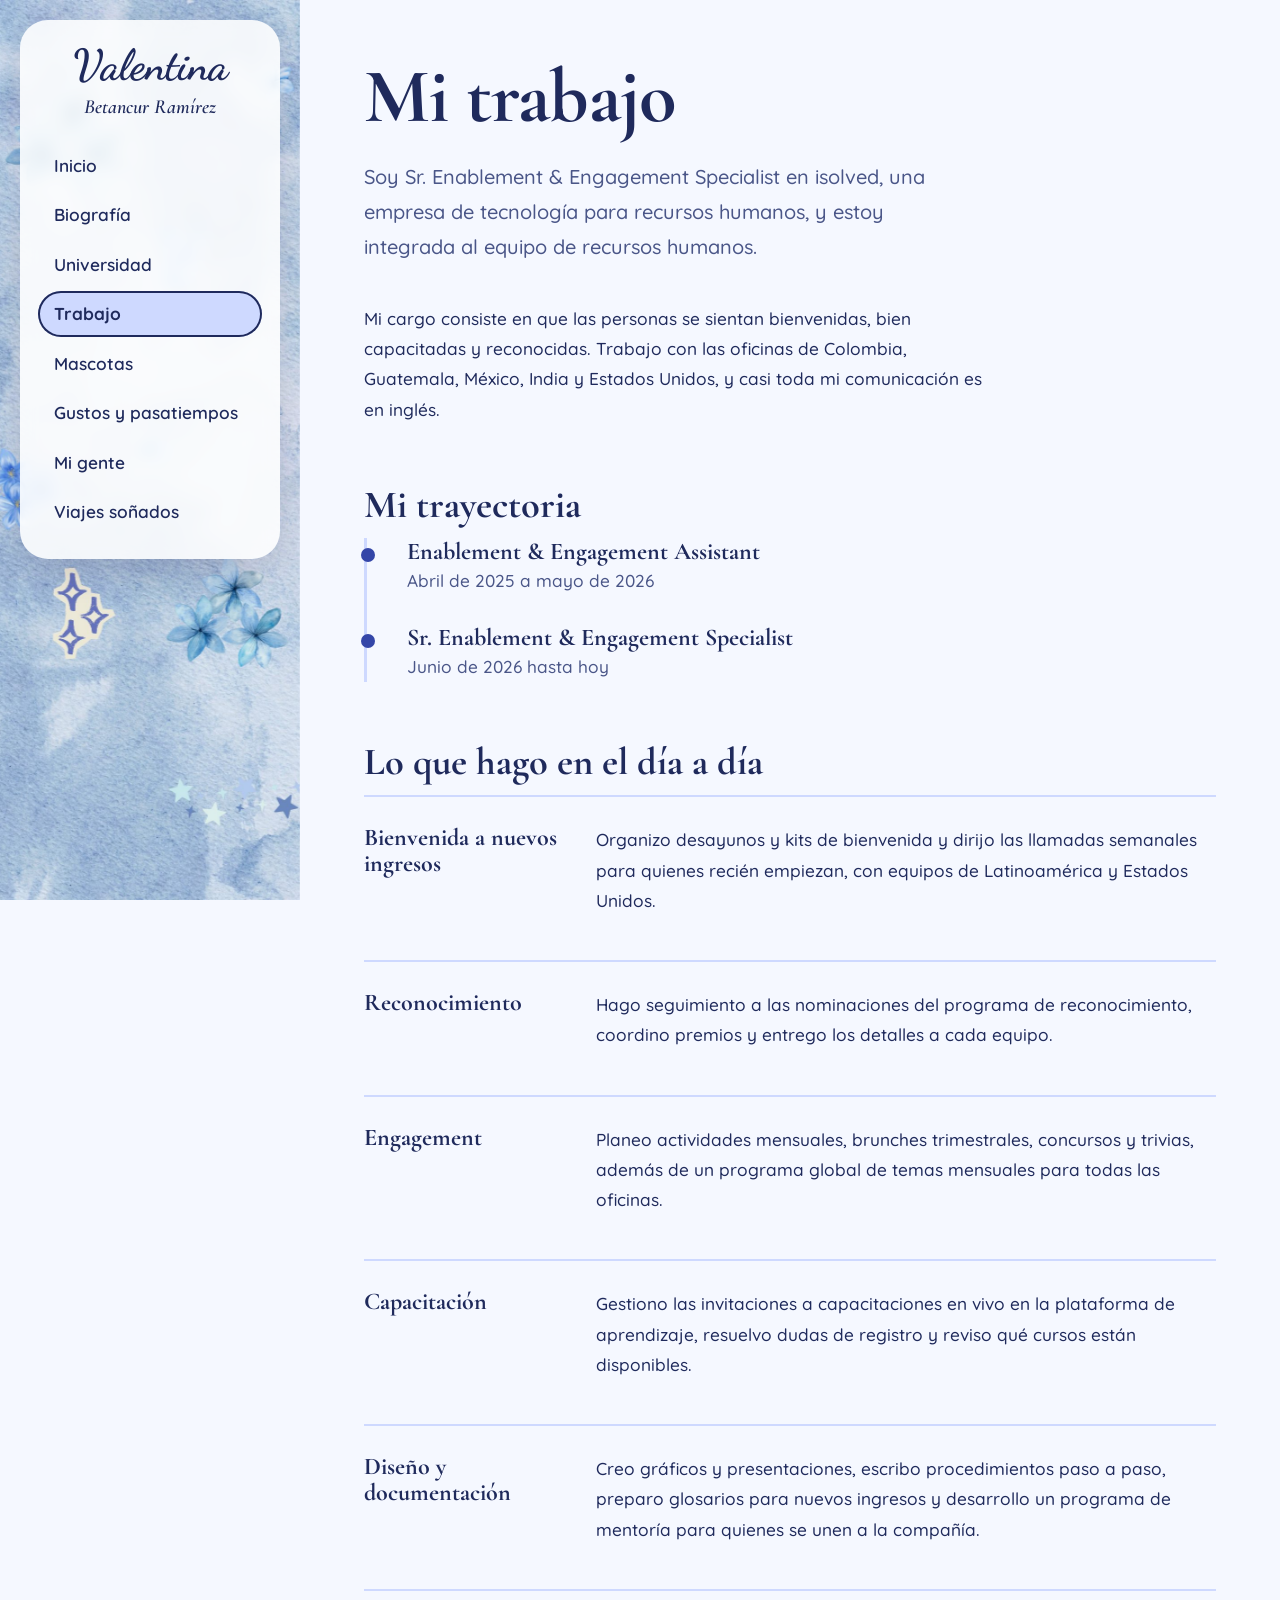
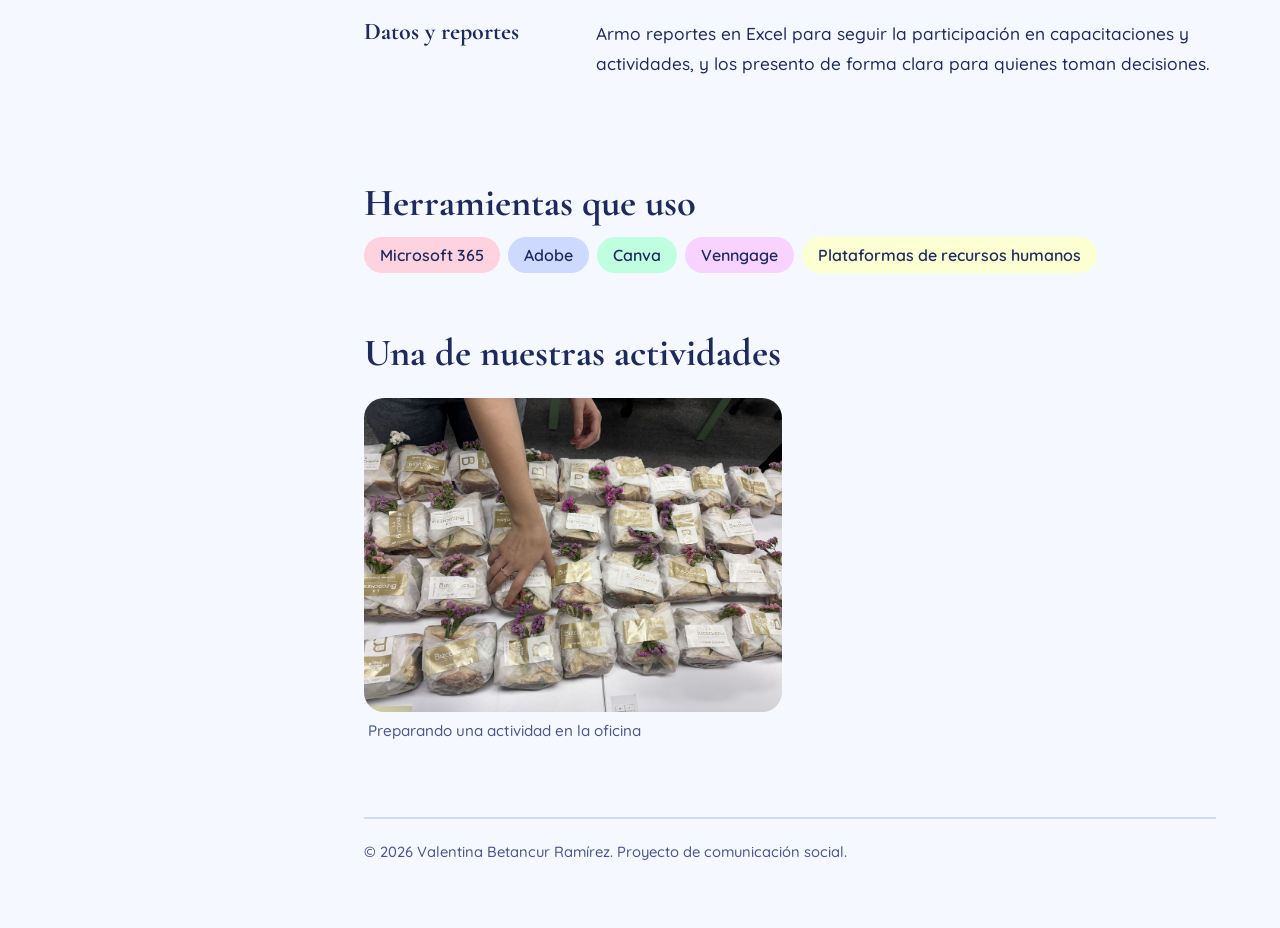
<file: trabajo.html>
<!DOCTYPE html>
<html lang="es">
<head>
  <meta charset="UTF-8">
  <meta name="viewport" content="width=device-width, initial-scale=1">
  <meta name="description" content="Mi cargo en isolved, mi trayectoria y las funciones que desempeño en enablement y engagement.">
  <title>Trabajo · Valentina Betancur Ramírez</title>
  <link rel="preconnect" href="https://fonts.googleapis.com">
  <link rel="preconnect" href="https://fonts.gstatic.com" crossorigin>
  <link href="https://fonts.googleapis.com/css2?family=Cormorant+Garamond:ital,wght@0,500;0,600;0,700;1,500;1,600&family=Dancing+Script:wght@600;700&family=Quicksand:wght@500;600;700&display=swap" rel="stylesheet">
  <link rel="stylesheet" href="estilos.css">
</head>
<body class="tema-azul">
<div class="estructura">

  <header class="lateral">
    <div class="tarjeta-menu">
      <a class="marca" href="index.html">
        <span class="marca-nombre">Valentina</span>
        <span class="marca-apellidos">Betancur Ramírez</span>
      </a>
      <nav class="menu" aria-label="Menú principal">
        <ul>
          <li><a href="index.html">Inicio</a></li>
          <li><a href="biografia.html">Biografía</a></li>
          <li><a href="universidad.html">Universidad</a></li>
          <li><a href="trabajo.html" aria-current="page">Trabajo</a></li>
          <li><a href="mascotas.html">Mascotas</a></li>
          <li><a href="gustos.html">Gustos y pasatiempos</a></li>
          <li><a href="mi-gente.html">Mi gente</a></li>
          <li><a href="viajes.html">Viajes soñados</a></li>
        </ul>
      </nav>
    </div>
  </header>

  <main>

    <div class="pagina-titulo">
      <h1>Mi trabajo</h1>
      <p class="bajada">Soy Sr. Enablement &amp; Engagement Specialist en isolved, una empresa de tecnología para recursos humanos, y estoy integrada al equipo de recursos humanos.</p>
    </div>

    <p class="texto">Mi cargo consiste en que las personas se sientan bienvenidas, bien capacitadas y reconocidas. Trabajo con las oficinas de Colombia, Guatemala, México, India y Estados Unidos, y casi toda mi comunicación es en inglés.</p>

    <section class="seccion">
      <h2>Mi trayectoria</h2>
      <ol class="trayectoria">
        <li><strong>Enablement &amp; Engagement Assistant</strong><span>Abril de 2025 a mayo de 2026</span></li>
        <li><strong>Sr. Enablement &amp; Engagement Specialist</strong><span>Junio de 2026 hasta hoy</span></li>
      </ol>
    </section>

    <section class="seccion">
      <h2>Lo que hago en el día a día</h2>

      <div class="bloque">
        <h3>Bienvenida a nuevos ingresos</h3>
        <p>Organizo desayunos y kits de bienvenida y dirijo las llamadas semanales para quienes recién empiezan, con equipos de Latinoamérica y Estados Unidos.</p>
      </div>
      <div class="bloque">
        <h3>Reconocimiento</h3>
        <p>Hago seguimiento a las nominaciones del programa de reconocimiento, coordino premios y entrego los detalles a cada equipo.</p>
      </div>
      <div class="bloque">
        <h3>Engagement</h3>
        <p>Planeo actividades mensuales, brunches trimestrales, concursos y trivias, además de un programa global de temas mensuales para todas las oficinas.</p>
      </div>
      <div class="bloque">
        <h3>Capacitación</h3>
        <p>Gestiono las invitaciones a capacitaciones en vivo en la plataforma de aprendizaje, resuelvo dudas de registro y reviso qué cursos están disponibles.</p>
      </div>
      <div class="bloque">
        <h3>Diseño y documentación</h3>
        <p>Creo gráficos y presentaciones, escribo procedimientos paso a paso, preparo glosarios para nuevos ingresos y desarrollo un programa de mentoría para quienes se unen a la compañía.</p>
      </div>
      <div class="bloque">
        <h3>Datos y reportes</h3>
        <p>Armo reportes en Excel para seguir la participación en capacitaciones y actividades, y los presento de forma clara para quienes toman decisiones.</p>
      </div>
    </section>

    <section class="seccion">
      <h2>Herramientas que uso</h2>
        <ul class="chips">
          <li>Microsoft 365</li>
          <li>Adobe</li>
          <li>Canva</li>
          <li>Venngage</li>
          <li>Plataformas de recursos humanos</li>
        </ul>
    </section>

    <section class="seccion">
      <h2>Una de nuestras actividades</h2>
      <div class="galeria galeria--amplia">
        <figure>
          <button type="button" class="ampliar" aria-label="Ampliar foto"><img src="img/oficina-actividad.jpg" alt="Mesa con paquetes preparados para una actividad en la oficina" width="1100" height="825" loading="lazy" decoding="async"></button>
          <figcaption>Preparando una actividad en la oficina</figcaption>
        </figure>
      </div>
    </section>

    <footer class="pie">
      <p>© 2026 Valentina Betancur Ramírez. Proyecto de comunicación social.</p>
    </footer>
  </main>

</div>
<script src="visor.js" defer></script>
</body>
</html>
</file>
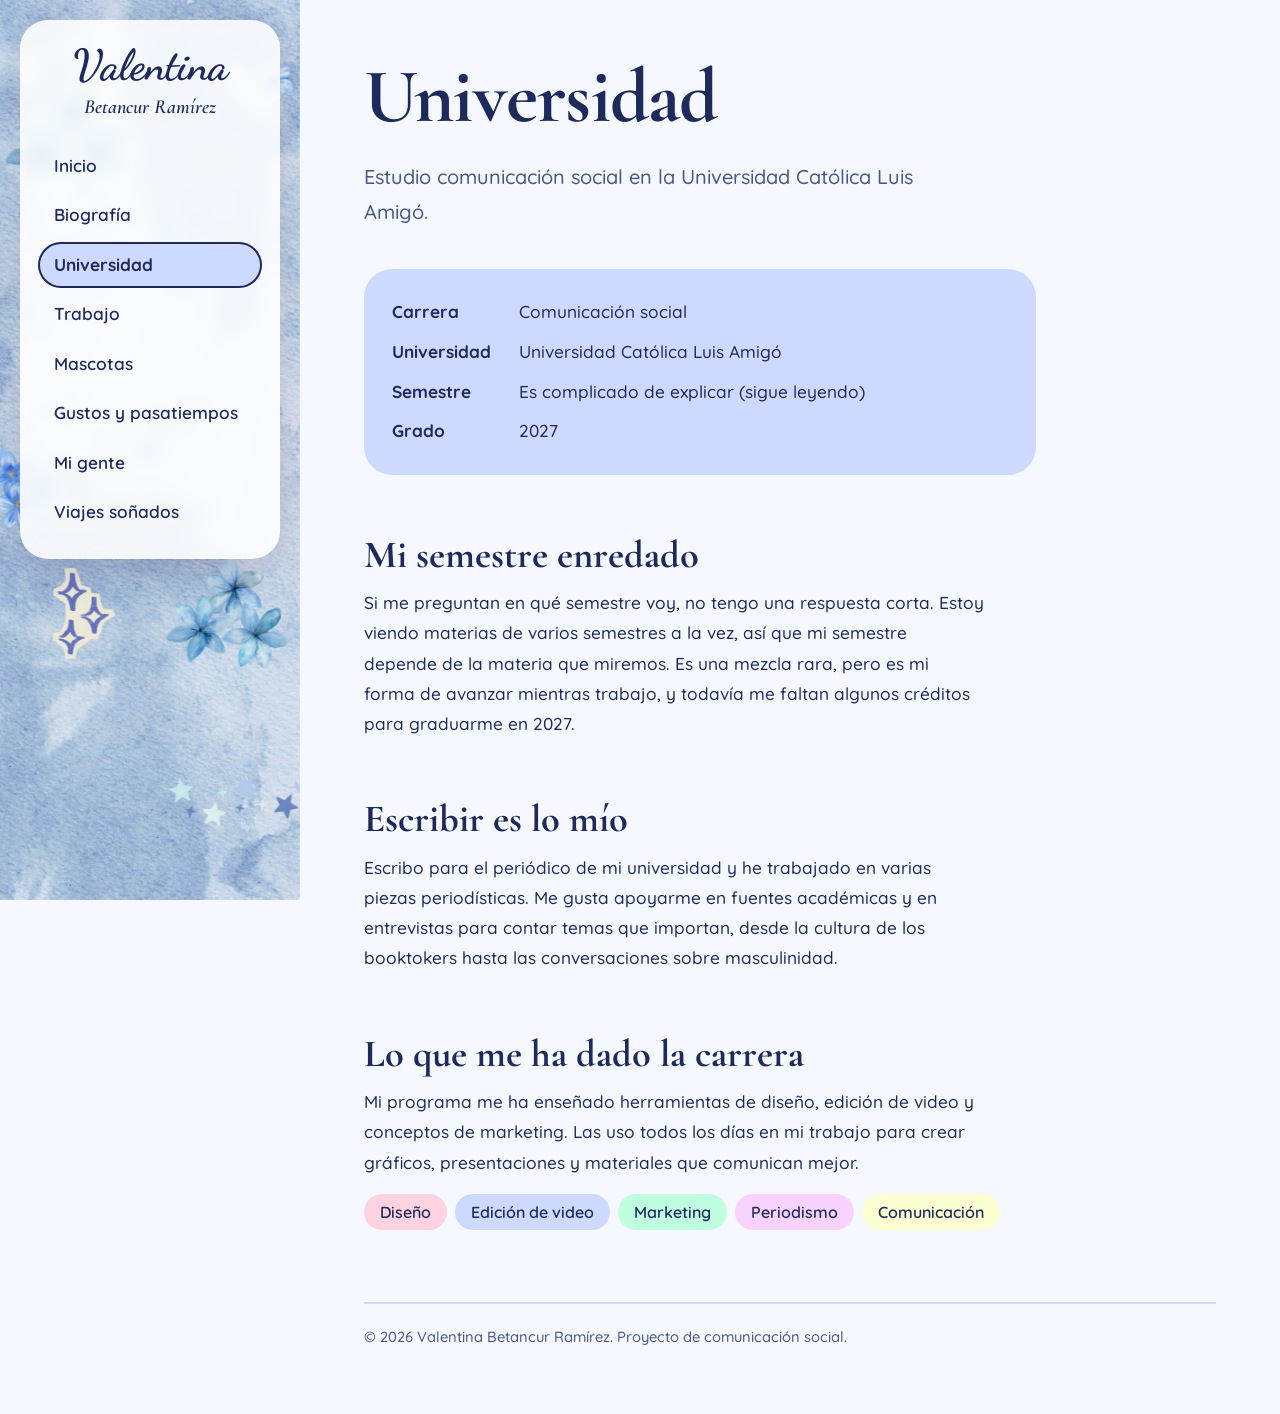
<file: universidad.html>
<!DOCTYPE html>
<html lang="es">
<head>
  <meta charset="UTF-8">
  <meta name="viewport" content="width=device-width, initial-scale=1">
  <meta name="description" content="Mi carrera de comunicación social en la Universidad Católica Luis Amigó.">
  <title>Universidad · Valentina Betancur Ramírez</title>
  <link rel="preconnect" href="https://fonts.googleapis.com">
  <link rel="preconnect" href="https://fonts.gstatic.com" crossorigin>
  <link href="https://fonts.googleapis.com/css2?family=Cormorant+Garamond:ital,wght@0,500;0,600;0,700;1,500;1,600&family=Dancing+Script:wght@600;700&family=Quicksand:wght@500;600;700&display=swap" rel="stylesheet">
  <link rel="stylesheet" href="estilos.css">
</head>
<body class="tema-azul">
<div class="estructura">

  <header class="lateral">
    <div class="tarjeta-menu">
      <a class="marca" href="index.html">
        <span class="marca-nombre">Valentina</span>
        <span class="marca-apellidos">Betancur Ramírez</span>
      </a>
      <nav class="menu" aria-label="Menú principal">
        <ul>
          <li><a href="index.html">Inicio</a></li>
          <li><a href="biografia.html">Biografía</a></li>
          <li><a href="universidad.html" aria-current="page">Universidad</a></li>
          <li><a href="trabajo.html">Trabajo</a></li>
          <li><a href="mascotas.html">Mascotas</a></li>
          <li><a href="gustos.html">Gustos y pasatiempos</a></li>
          <li><a href="mi-gente.html">Mi gente</a></li>
          <li><a href="viajes.html">Viajes soñados</a></li>
        </ul>
      </nav>
    </div>
  </header>

  <main>

    <div class="pagina-titulo">
      <h1>Universidad</h1>
      <p class="bajada">Estudio comunicación social en la Universidad Católica Luis Amigó.</p>
    </div>

    <dl class="datos">
      <dt>Carrera</dt><dd>Comunicación social</dd>
      <dt>Universidad</dt><dd>Universidad Católica Luis Amigó</dd>
      <dt>Semestre</dt><dd>Es complicado de explicar (sigue leyendo)</dd>
      <dt>Grado</dt><dd>2027</dd>
    </dl>

    <section class="seccion">
      <h2>Mi semestre enredado</h2>
      <p class="texto">Si me preguntan en qué semestre voy, no tengo una respuesta corta. Estoy viendo materias de varios semestres a la vez, así que mi semestre depende de la materia que miremos. Es una mezcla rara, pero es mi forma de avanzar mientras trabajo, y todavía me faltan algunos créditos para graduarme en 2027.</p>
    </section>

    <section class="seccion">
      <h2>Escribir es lo mío</h2>
      <p class="texto">Escribo para el periódico de mi universidad y he trabajado en varias piezas periodísticas. Me gusta apoyarme en fuentes académicas y en entrevistas para contar temas que importan, desde la cultura de los booktokers hasta las conversaciones sobre masculinidad.</p>
    </section>

    <section class="seccion">
      <h2>Lo que me ha dado la carrera</h2>
      <p class="texto">Mi programa me ha enseñado herramientas de diseño, edición de video y conceptos de marketing. Las uso todos los días en mi trabajo para crear gráficos, presentaciones y materiales que comunican mejor.</p>
      <ul class="chips">
          <li>Diseño</li>
          <li>Edición de video</li>
          <li>Marketing</li>
          <li>Periodismo</li>
          <li>Comunicación</li>
      </ul>
    </section>

    <footer class="pie">
      <p>© 2026 Valentina Betancur Ramírez. Proyecto de comunicación social.</p>
    </footer>
  </main>

</div>
<script src="visor.js" defer></script>
</body>
</html>
</file>
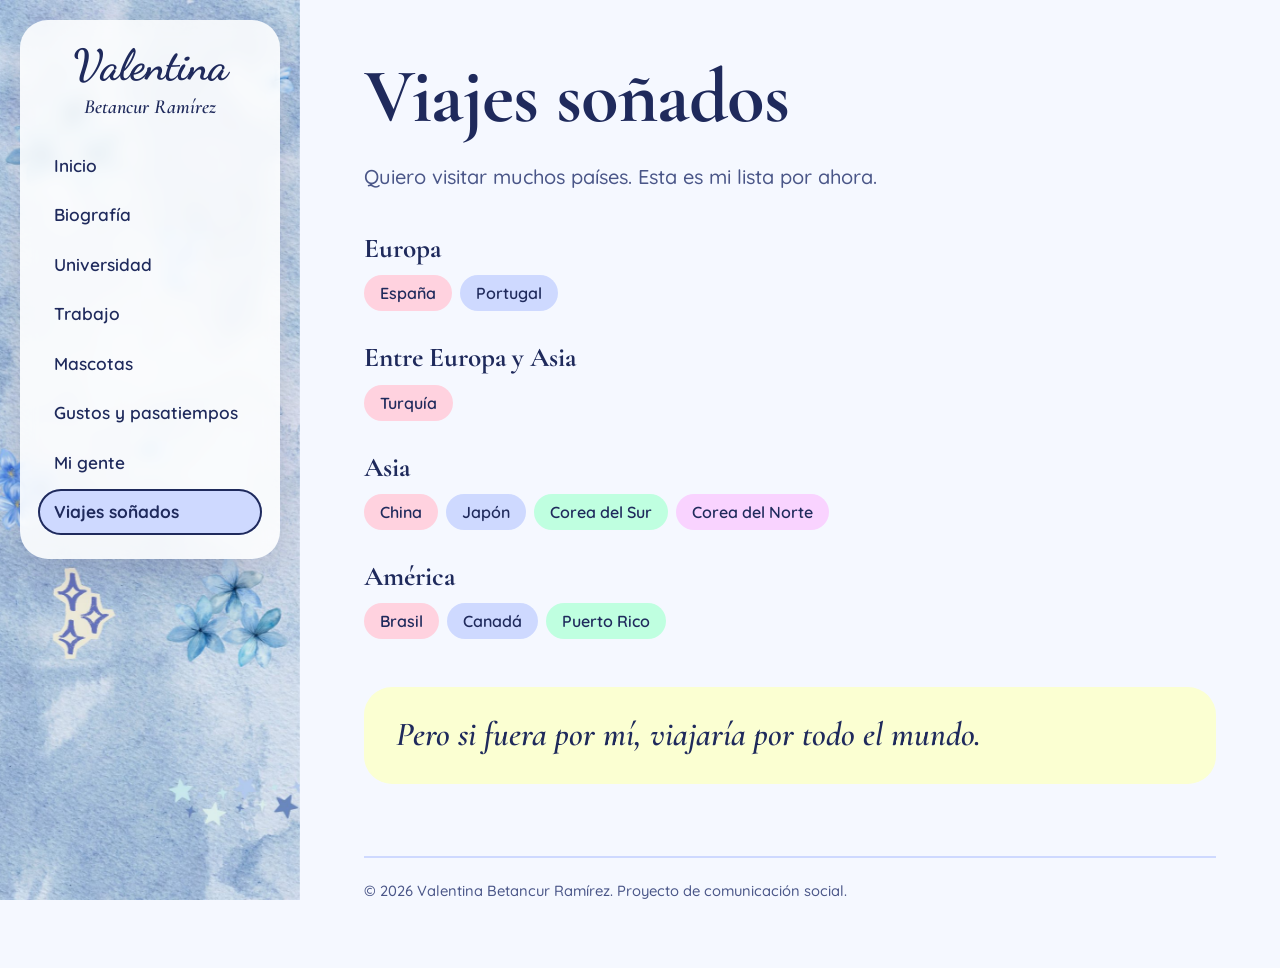
<file: viajes.html>
<!DOCTYPE html>
<html lang="es">
<head>
  <meta charset="UTF-8">
  <meta name="viewport" content="width=device-width, initial-scale=1">
  <meta name="description" content="Los países que Valentina sueña con visitar.">
  <title>Viajes soñados · Valentina Betancur Ramírez</title>
  <link rel="preconnect" href="https://fonts.googleapis.com">
  <link rel="preconnect" href="https://fonts.gstatic.com" crossorigin>
  <link href="https://fonts.googleapis.com/css2?family=Cormorant+Garamond:ital,wght@0,500;0,600;0,700;1,500;1,600&family=Dancing+Script:wght@600;700&family=Quicksand:wght@500;600;700&display=swap" rel="stylesheet">
  <link rel="stylesheet" href="estilos.css">
</head>
<body class="tema-azul">
<div class="estructura">

  <header class="lateral">
    <div class="tarjeta-menu">
      <a class="marca" href="index.html">
        <span class="marca-nombre">Valentina</span>
        <span class="marca-apellidos">Betancur Ramírez</span>
      </a>
      <nav class="menu" aria-label="Menú principal">
        <ul>
          <li><a href="index.html">Inicio</a></li>
          <li><a href="biografia.html">Biografía</a></li>
          <li><a href="universidad.html">Universidad</a></li>
          <li><a href="trabajo.html">Trabajo</a></li>
          <li><a href="mascotas.html">Mascotas</a></li>
          <li><a href="gustos.html">Gustos y pasatiempos</a></li>
          <li><a href="mi-gente.html">Mi gente</a></li>
          <li><a href="viajes.html" aria-current="page">Viajes soñados</a></li>
        </ul>
      </nav>
    </div>
  </header>

  <main>

    <div class="pagina-titulo">
      <h1>Viajes soñados</h1>
      <p class="bajada">Quiero visitar muchos países. Esta es mi lista por ahora.</p>
    </div>

    <section class="region">
      <h2>Europa</h2>
        <ul class="chips">
          <li>España</li>
          <li>Portugal</li>
        </ul>
    </section>

    <section class="region">
      <h2>Entre Europa y Asia</h2>
        <ul class="chips">
          <li>Turquía</li>
        </ul>
    </section>

    <section class="region">
      <h2>Asia</h2>
        <ul class="chips">
          <li>China</li>
          <li>Japón</li>
          <li>Corea del Sur</li>
          <li>Corea del Norte</li>
        </ul>
    </section>

    <section class="region">
      <h2>América</h2>
        <ul class="chips">
          <li>Brasil</li>
          <li>Canadá</li>
          <li>Puerto Rico</li>
        </ul>
    </section>

    <p class="cierre">Pero si fuera por mí, viajaría por todo el mundo.</p>

    <footer class="pie">
      <p>© 2026 Valentina Betancur Ramírez. Proyecto de comunicación social.</p>
    </footer>
  </main>

</div>
<script src="visor.js" defer></script>
</body>
</html>
</file>
<file: estilos.css>
:root {
  --azul: #ced9ff;
  --menta: #bfffe0;
  --lila: #f9d3ff;
  --rosa: #ffd2df;
  --limon: #fbffd2;
  --titulos: "Cormorant Garamond", "Palatino Linotype", Georgia, serif;
  --texto: "Quicksand", "Trebuchet MS", system-ui, sans-serif;
  --firma: "Dancing Script", "Segoe Script", "Brush Script MT", cursive;
}

.tema-rosa {
  --tinta: #4a1d46;
  --tinta-suave: #7a4c70;
  --pagina: #fff7fa;
  --realce: #ffd2df;
  --realce2: #f9d3ff;
  --enlace: #a5336f;
  --fondo-lateral: url("img/fondo-rosa.jpg");
}

.tema-azul {
  --tinta: #1f2a5c;
  --tinta-suave: #4a5688;
  --pagina: #f5f8ff;
  --realce: #ced9ff;
  --realce2: #bfffe0;
  --enlace: #3446a8;
  --fondo-lateral: url("img/fondo-azul.jpg");
}

*, *::before, *::after { box-sizing: border-box; }

html { scroll-behavior: smooth; }

body {
  margin: 0;
  font-family: var(--texto);
  font-size: 1.08rem;
  font-weight: 500;
  line-height: 1.75;
  color: var(--tinta);
  background: var(--pagina);
}

img { display: block; max-width: 100%; height: auto; }

a { color: var(--enlace); text-underline-offset: 3px; }
a:hover { color: var(--tinta); }

:focus-visible {
  outline: 3px solid var(--enlace);
  outline-offset: 3px;
  border-radius: 8px;
}

.estructura {
  display: grid;
  grid-template-columns: 300px minmax(0, 1fr);
  min-height: 100vh;
}

.lateral {
  position: sticky;
  top: 0;
  height: 100vh;
  padding: 1.25rem;
  overflow-y: auto;
  background-color: var(--realce);
  background-image: var(--fondo-lateral);
  background-size: cover;
  background-position: center top;
}

.tarjeta-menu {
  padding: 1.5rem 1.15rem;
  background: rgba(255, 255, 255, 0.88);
  -webkit-backdrop-filter: blur(8px);
  backdrop-filter: blur(8px);
  border-radius: 28px;
  box-shadow: 0 12px 34px rgba(60, 30, 70, 0.16);
}

.marca {
  display: block;
  margin-bottom: 1.1rem;
  text-align: center;
  text-decoration: none;
  color: var(--tinta);
}

.marca-nombre {
  display: block;
  font-family: var(--firma);
  font-weight: 700;
  font-size: 2.7rem;
  line-height: 1;
}

.marca-apellidos {
  display: block;
  margin-top: 0.2rem;
  font-family: var(--titulos);
  font-style: italic;
  font-weight: 600;
  font-size: 1.25rem;
}

.menu ul {
  display: flex;
  flex-direction: column;
  gap: 0.2rem;
  margin: 0;
  padding: 0;
  list-style: none;
}

.menu a {
  display: block;
  padding: 0.5rem 1rem;
  border-radius: 999px;
  font-weight: 600;
  text-decoration: none;
  color: var(--tinta);
  transition: background 0.2s;
}

.menu a:hover { background: var(--realce2); color: var(--tinta); }

.menu a[aria-current="page"] {
  background: var(--realce);
  font-weight: 700;
  box-shadow: inset 0 0 0 2px var(--tinta);
}

main {
  max-width: 70rem;
  padding: 3.5rem clamp(1.25rem, 5vw, 4.5rem) 3rem;
}

h1, h2, h3 {
  margin: 0;
  font-family: var(--titulos);
  font-weight: 700;
  line-height: 1.08;
}

h1 {
  font-size: clamp(2.8rem, 6vw, 4.8rem);
  letter-spacing: -0.01em;
}

h2 {
  margin-bottom: 0.75rem;
  font-size: clamp(1.8rem, 3.4vw, 2.4rem);
}

h3 { font-size: 1.5rem; }

p { margin: 0 0 1rem; }

.texto { max-width: 62ch; }

.bajada {
  max-width: 50ch;
  margin-top: 1.25rem;
  font-size: 1.25rem;
  color: var(--tinta-suave);
}

.pagina-titulo { margin-bottom: 2.5rem; }

.seccion { margin-top: 3.75rem; }

.portada {
  display: grid;
  grid-template-columns: 1.3fr 1fr;
  gap: 2.5rem;
  align-items: center;
}

.hero-nombre {
  display: block;
  font-family: var(--firma);
  font-weight: 700;
  font-size: clamp(3.8rem, 9vw, 6.6rem);
  line-height: 0.95;
  letter-spacing: 0;
}

.hero-apellidos {
  display: block;
  margin-top: 0.4rem;
  font-family: var(--titulos);
  font-style: italic;
  font-weight: 600;
  font-size: clamp(1.7rem, 3.6vw, 2.6rem);
  line-height: 1.1;
}

.arco {
  width: min(100%, 360px);
  margin: 0;
  aspect-ratio: 3 / 4;
  overflow: hidden;
  border: 8px solid #fff;
  border-radius: 999px 999px 36px 36px;
  background: var(--realce);
  box-shadow: 0 18px 44px rgba(60, 30, 70, 0.2);
}

.arco img {
  width: 100%;
  height: 100%;
  object-fit: cover;
  object-position: center 22%;
}

.explorar {
  margin: 1rem 0 0;
  padding: 0;
  list-style: none;
  border-top: 3px solid var(--realce);
}

.explorar li { border-bottom: 2px solid var(--realce); }

.explorar a {
  display: grid;
  grid-template-columns: 13rem 1fr;
  gap: 1rem;
  align-items: baseline;
  padding: 1rem 0.75rem;
  text-decoration: none;
  color: var(--tinta);
  transition: background 0.2s, padding-left 0.2s;
}

.explorar a:hover { background: var(--realce); padding-left: 1.25rem; }

.explorar strong {
  font-family: var(--titulos);
  font-size: 1.55rem;
  line-height: 1.1;
  color: var(--enlace);
}

.explorar span { color: var(--tinta-suave); }

.datos {
  display: grid;
  grid-template-columns: max-content 1fr;
  gap: 0.6rem 1.75rem;
  max-width: 42rem;
  margin: 0;
  padding: 1.75rem;
  background: var(--realce);
  border-radius: 28px;
}

.datos dt { font-weight: 700; }
.datos dd { margin: 0; }

.chips {
  display: flex;
  flex-wrap: wrap;
  gap: 0.5rem;
  margin: 0.75rem 0 0;
  padding: 0;
  list-style: none;
}

.chips li {
  padding: 0.25rem 1rem;
  border-radius: 999px;
  font-weight: 600;
  font-size: 1rem;
  background: var(--rosa);
}

.chips li:nth-child(5n + 2) { background: var(--azul); }
.chips li:nth-child(5n + 3) { background: var(--menta); }
.chips li:nth-child(5n + 4) { background: var(--lila); }
.chips li:nth-child(5n + 5) { background: var(--limon); }

.bloque {
  display: grid;
  grid-template-columns: 13rem minmax(0, 1fr);
  gap: 1.5rem;
  padding: 1.75rem 0;
  border-top: 2px solid var(--realce);
}

.bloque h2,
.bloque h3 { margin: 0; }

.bloque h2 { font-size: 1.8rem; }

.bloque > :last-child > :last-child { margin-bottom: 0; }

.trayectoria {
  margin: 0;
  padding: 0 0 0 1.5rem;
  list-style: none;
  border-left: 3px solid var(--realce);
}

.trayectoria li {
  position: relative;
  padding: 0 0 1.75rem 1rem;
}

.trayectoria li:last-child { padding-bottom: 0; }

.trayectoria li::before {
  content: "";
  position: absolute;
  top: 0.6rem;
  left: -30px;
  width: 14px;
  height: 14px;
  border-radius: 50%;
  background: var(--enlace);
}

.trayectoria strong {
  display: block;
  font-family: var(--titulos);
  font-size: 1.5rem;
  line-height: 1.15;
}

.trayectoria span { color: var(--tinta-suave); }

.panel {
  padding: 1.75rem;
  background: var(--realce2);
  border-radius: 28px;
}

.cierre {
  margin: 3rem 0 0;
  padding: 1.75rem 2rem;
  border-radius: 28px;
  background: var(--limon);
  font-family: var(--titulos);
  font-style: italic;
  font-weight: 600;
  font-size: clamp(1.6rem, 3vw, 2.1rem);
  line-height: 1.2;
}

.galeria {
  margin-top: 1.5rem;
  column-count: 3;
  column-gap: 1rem;
}

.galeria figure {
  margin: 0 0 1rem;
  break-inside: avoid;
}

.galeria figcaption {
  padding: 0.4rem 0.25rem 0;
  font-size: 0.95rem;
  color: var(--tinta-suave);
}

.ampliar {
  display: block;
  width: 100%;
  padding: 0;
  border: 0;
  border-radius: 20px;
  overflow: hidden;
  cursor: zoom-in;
  background: var(--realce);
}

.ampliar img {
  width: 100%;
  transition: transform 0.35s;
}

.ampliar:hover img { transform: scale(1.03); }

.galeria--amplia { column-count: 2; }

.galeria--polaroid { column-count: 3; column-gap: 1.5rem; }

.galeria--polaroid figure {
  margin-bottom: 1.5rem;
  padding: 0.7rem 0.7rem 0.5rem;
  background: #fff;
  border-radius: 6px;
  box-shadow: 0 10px 26px rgba(60, 30, 70, 0.16);
  transition: transform 0.25s;
}

.galeria--polaroid figure:nth-child(odd) { transform: rotate(-1.6deg); }
.galeria--polaroid figure:nth-child(even) { transform: rotate(1.4deg); }
.galeria--polaroid figure:hover { transform: rotate(0deg); }

.galeria--polaroid .ampliar { border-radius: 2px; }

.galeria--polaroid figcaption {
  padding: 0.5rem 0.25rem 0.25rem;
  font-family: var(--firma);
  font-weight: 600;
  font-size: 1.35rem;
  line-height: 1.2;
  text-align: center;
  color: var(--tinta);
}

.perfil {
  display: grid;
  grid-template-columns: minmax(0, 320px) minmax(0, 1fr);
  gap: 2.5rem;
  align-items: center;
  margin-top: 1rem;
}

.perfil--inverso { grid-template-columns: minmax(0, 1fr) minmax(0, 320px); }
.perfil--inverso .arco { order: 2; }

.perfil .arco { width: 100%; }

.edad {
  display: inline-block;
  margin-bottom: 1rem;
  padding: 0.2rem 1rem;
  border-radius: 999px;
  background: var(--tinta);
  color: #fff;
  font-weight: 700;
  font-size: 0.95rem;
}

.region { margin-top: 2rem; }
.region h2 { font-size: 1.7rem; margin-bottom: 0; }

.visor {
  position: relative;
  max-width: min(94vw, 960px);
  max-height: 94vh;
  padding: 0;
  border: 0;
  background: transparent;
  overflow: visible;
}

.visor::backdrop { background: rgba(31, 42, 92, 0.8); }

.visor img {
  max-width: 100%;
  max-height: 90vh;
  margin: 0 auto;
  border: 6px solid #fff;
  border-radius: 18px;
}

.visor-cerrar {
  position: absolute;
  top: -0.9rem;
  right: -0.9rem;
  width: 2.5rem;
  height: 2.5rem;
  border: 0;
  border-radius: 50%;
  background: #fff;
  color: #1f2a5c;
  font-size: 1.6rem;
  line-height: 1;
  cursor: pointer;
  box-shadow: 0 4px 14px rgba(0, 0, 0, 0.25);
}

.pie {
  margin-top: 4.5rem;
  padding-top: 1.25rem;
  border-top: 2px solid var(--realce);
  font-size: 0.92rem;
  color: var(--tinta-suave);
}

@media (max-width: 860px) {
  .estructura { grid-template-columns: minmax(0, 1fr); }

  .lateral {
    position: static;
    height: auto;
    padding: 4.5rem 0.75rem 0.75rem;
    overflow: visible;
    background-position: center 38%;
  }

  .tarjeta-menu { padding: 1rem 0.9rem; border-radius: 24px; }

  .marca {
    display: flex;
    flex-wrap: wrap;
    align-items: baseline;
    justify-content: center;
    gap: 0.1rem 0.6rem;
    margin-bottom: 0.75rem;
  }

  .marca-nombre { font-size: 2.3rem; }
  .marca-apellidos { margin-top: 0; font-size: 1.15rem; }

  .menu ul {
    flex-direction: row;
    flex-wrap: wrap;
    justify-content: center;
    gap: 0.35rem;
  }

  .menu a {
    padding: 0.3rem 0.85rem;
    font-size: 0.95rem;
    box-shadow: inset 0 0 0 1.5px var(--realce);
  }

  main { padding-top: 2.25rem; }

  .portada { grid-template-columns: minmax(0, 1fr); gap: 1.75rem; }
  .portada .arco { order: -1; width: min(78%, 300px); margin: 0 auto; }
  .portada .hero-nombre,
  .portada .hero-apellidos { text-align: center; }
  .portada .bajada { margin-left: auto; margin-right: auto; text-align: center; }

  .explorar a { grid-template-columns: minmax(0, 1fr); gap: 0.1rem; }

  .bloque { grid-template-columns: minmax(0, 1fr); gap: 0.5rem; }

  .perfil,
  .perfil--inverso { grid-template-columns: minmax(0, 1fr); gap: 1.5rem; }
  .perfil .arco { width: min(80%, 320px); margin: 0 auto; }
  .perfil--inverso .arco { order: 0; }

  .datos { grid-template-columns: minmax(0, 1fr); gap: 0.1rem; padding: 1.25rem; }
  .datos dd { margin-bottom: 0.6rem; }

  .galeria,
  .galeria--polaroid { column-count: 2; column-gap: 0.75rem; }
  .galeria--amplia { column-count: 1; }

  .galeria--polaroid figure { padding: 0.5rem 0.5rem 0.35rem; }
  .galeria--polaroid figcaption { font-size: 1.1rem; }
}

@media (max-width: 420px) {
  body { font-size: 1.02rem; }
  .galeria--polaroid { column-count: 1; }
}

@media (prefers-reduced-motion: reduce) {
  html { scroll-behavior: auto; }
  *, *::before, *::after { transition: none !important; }
}
</file>
